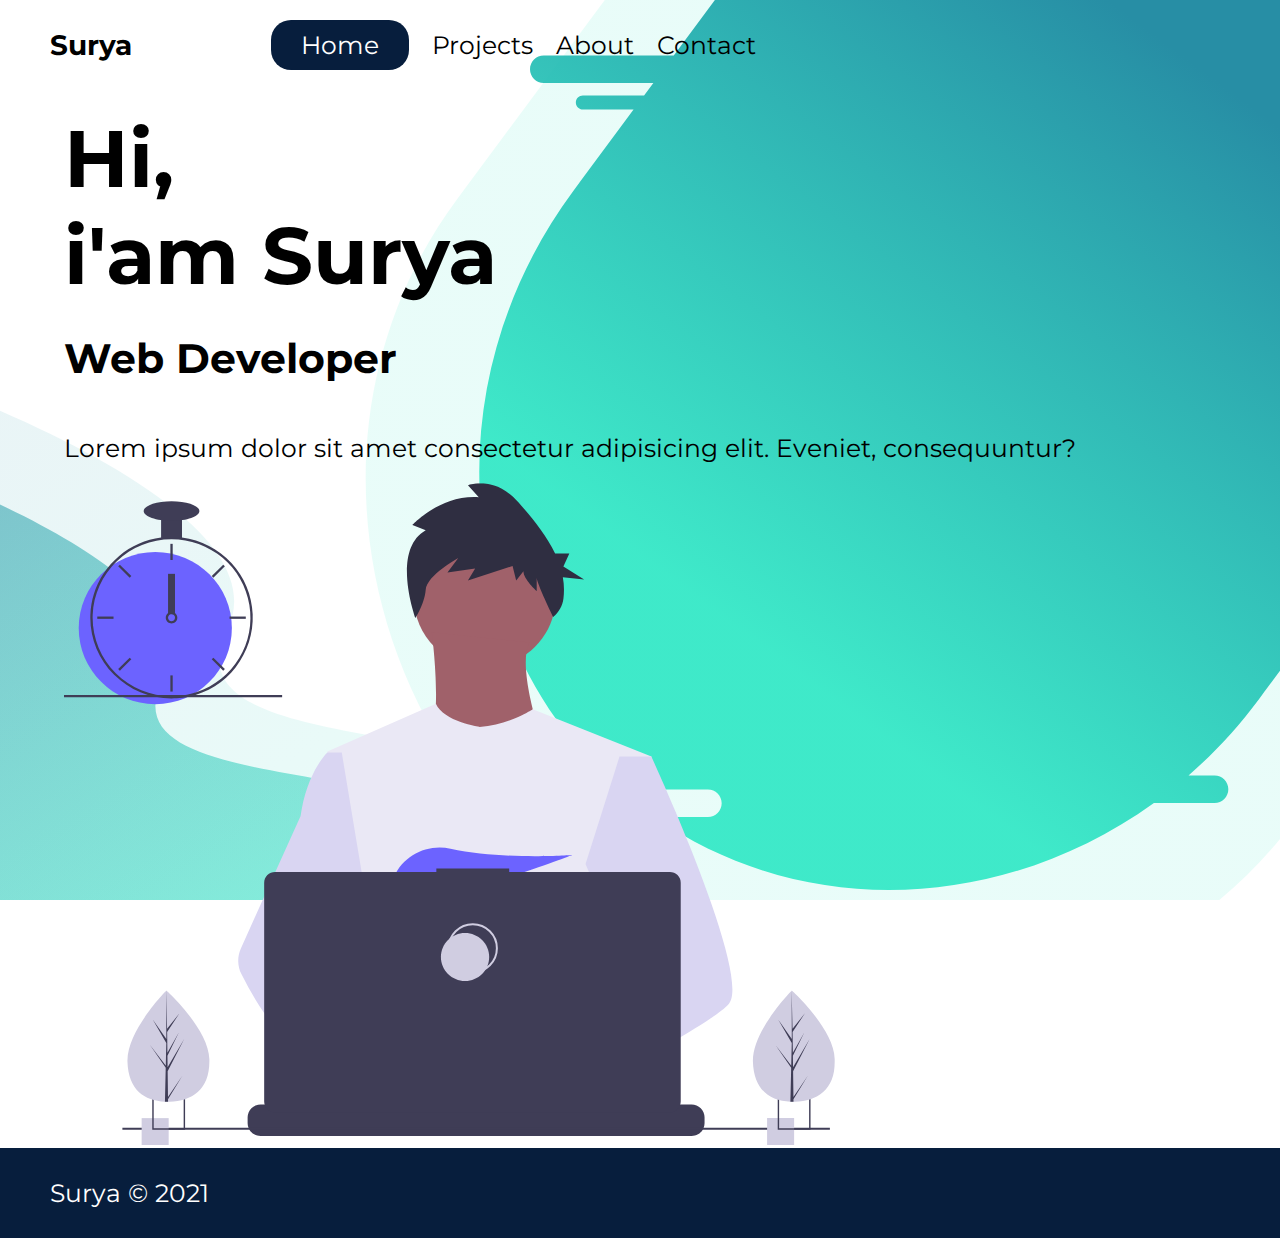
<file: Portfolio/index.html>
<!DOCTYPE html>
<html lang="en">
  <head>
    <meta charset="UTF-8" />
    <meta name="viewport" content="width=device-width, initial-scale=1.0" />
    <meta name="robots" content="index,follow" />
    <link rel="preconnect" href="https://fonts.gstatic.com" />
    <link
      href="https://fonts.googleapis.com/css2?family=Montserrat:wght@500&display=swap"
      rel="stylesheet"
    />
    <link rel="stylesheet" href="./styles/style.css" />
    <title>Surya | Web Developer</title>
  </head>
  <body>
    <header class="head">
      <nav>
        <div class="logo">
          <h1>Surya</h1>
        </div>
        <ul>
          <li class="active"><a href="/">Home</a></li>
          <li><a href="./project/#project-django">Projects</a></li>
          <li><a href="./about/">About</a></li>
          <li><a href="./contact">Contact</a></li>
        </ul>
      </nav>
    </header>
    <section class="intro">
      <div class="intro-text">
        <h2>Hi,<br />i'am <span>Surya</span></h2>
        <h3>Web Developer</h3>
        <p>
          Lorem ipsum dolor sit amet consectetur adipisicing elit. Eveniet,
          consequuntur?
        </p>
      </div>
      <div class="intro-img">
        <svg
          width="771"
          height="662"
          viewBox="0 0 771 662"
          fill="none"
          xmlns="http://www.w3.org/2000/svg"
        >
          <g id="me-working" clip-path="url(#clip0)">
            <g id="me">
              <path
                id="Vector"
                d="M420.751 184.6C459.95 184.6 491.727 152.994 491.727 114.004C491.727 75.0154 459.95 43.4084 420.751 43.4084C381.551 43.4084 349.774 75.0154 349.774 114.004C349.774 152.994 381.551 184.6 420.751 184.6Z"
                fill="#A0616A"
              />
              <path
                id="Vector_2"
                d="M367.775 149.302C367.775 149.302 381.147 249.569 360.574 260.824C340.001 272.078 482.984 273.101 482.984 273.101C482.984 273.101 451.096 186.135 465.497 159.534L367.775 149.302Z"
                fill="#A0616A"
              />
              <path
                id="Vector_3"
                d="M587.391 273.608L575.499 327.466L550.356 441.41L549.603 447.65L540.926 519.892L535.154 567.883L531.284 600.12C507.752 612.149 490.697 620.454 490.697 620.454C490.697 620.454 489.23 613.138 486.865 603.778C470.351 608.703 439.793 616.873 413.896 618.505C423.326 628.959 427.66 638.78 421.782 646.029C404.042 667.879 330.802 622.105 305.186 605.036C304.59 609.123 304.364 613.254 304.51 617.382L284.907 602.386L286.847 567.883L290.119 509.504L294.231 436.293C292.935 433.158 291.848 429.942 290.978 426.664C284.975 405.429 277.688 363.025 272.099 327.466C267.601 298.847 264.223 274.665 263.509 269.519C263.412 268.847 263.364 268.501 263.364 268.501L371.881 220.807C379.593 238.597 415.605 243.944 415.605 243.944C445.439 241.899 468.826 226.251 468.826 226.251L587.391 273.608Z"
                fill="#EAE8F5"
              />
              <path
                id="Vector_4"
                d="M498.93 599.996C498.93 599.996 494.336 601.561 486.865 603.778C470.35 608.703 439.792 616.873 413.896 618.505C391.6 619.926 372.759 616.508 369.314 602.041C367.837 595.82 369.931 590.703 374.497 586.498C388.125 573.931 423.722 569.429 451.954 567.883C459.926 567.451 467.3 567.249 473.439 567.173C483.863 567.038 490.697 567.249 490.697 567.249L490.861 567.883L498.93 599.996Z"
                fill="#A0616A"
              />
              <path
                id="Vector_5"
                d="M361.704 47.2271L348.433 41.9427C348.433 41.9427 376.181 11.5573 414.788 14.1997L403.93 2.30962C403.93 2.30962 430.472 -8.25908 454.6 19.4839C467.285 34.0678 481.96 51.2105 491.109 70.5214H505.321L499.39 83.5122L520.15 96.503L498.841 94.1696C500.111 101.283 500.306 108.546 499.42 115.717C498.506 122.891 494.825 129.43 489.155 133.956V133.956C489.155 133.956 472.697 100.071 472.697 94.7866V107.998C472.697 107.998 459.426 96.1078 459.426 88.1812L452.187 97.4289L448.568 82.8967L403.93 97.4289L411.168 85.5391L383.42 89.5023L394.278 74.9701C394.278 74.9701 362.911 92.1445 361.704 106.677C360.498 121.209 351.316 134.979 351.316 134.979C351.316 134.979 326.717 67.0435 361.704 47.2271Z"
                fill="#2F2E41"
              />
              <path
                id="Vector_6"
                d="M664.539 521.207C657.309 529.002 639.395 540.743 617.678 553.454C609.6 558.177 601 563.045 592.226 567.883C571.291 579.432 549.371 590.875 531.284 600.12C507.752 612.149 490.697 620.454 490.697 620.454C490.697 620.454 489.23 613.138 486.865 603.778C483.699 591.25 478.931 575.054 473.961 567.883C473.787 567.633 473.613 567.403 473.439 567.173C471.992 565.281 470.534 564.177 469.096 564.177L540.926 519.892L571.967 500.749L549.603 447.65L521.554 381.044L538.484 327.466L555.5 273.608H587.391C587.391 273.608 597.95 296.534 611.453 328.502C613.47 333.283 615.555 338.266 617.678 343.411C645.457 410.613 680.088 504.455 664.539 521.207Z"
                fill="#D9D5F2"
              />
              <path
                id="Vector_7"
                d="M421.782 646.029C404.042 667.879 330.802 622.105 305.186 605.036C299.607 601.32 296.287 598.968 296.287 598.968L319.722 567.883L327.144 558.043C327.144 558.043 333.785 561.547 343.601 567.249C343.958 567.461 344.315 567.672 344.682 567.883C353.147 572.827 363.774 579.288 374.497 586.498C389.293 596.453 404.254 607.81 413.896 618.505C423.326 628.959 427.66 638.78 421.782 646.029Z"
                fill="#A0616A"
              />
              <path
                id="Vector_8"
                d="M343.601 567.249C340.982 567.239 338.366 567.451 335.783 567.883C313.593 571.675 307.049 591.653 305.186 605.036C304.59 609.123 304.364 613.255 304.511 617.382L284.907 602.386L277.765 596.924C260.575 590.962 245.257 580.373 231.976 567.883C220.454 556.856 210.119 544.665 201.138 531.508C192.192 518.54 184.217 504.935 177.278 490.803C175.342 486.86 174.301 482.541 174.229 478.153C174.158 473.765 175.057 469.415 176.863 465.411L201.138 411.602L236.618 332.957C236.879 331.085 237.165 329.254 237.477 327.466C244.514 287.337 263.364 269.519 263.364 269.519H277.765L287.397 327.466L299.366 399.457L290.978 426.664L271.597 489.498L290.119 509.504L343.601 567.249Z"
                fill="#D9D5F2"
              />
            </g>
            <path
              id="Vector_9"
              d="M359.9 399.515L372.211 413.801C376.785 412.933 381.561 411.914 386.48 410.769L382.945 399.515L391.59 409.547C443.708 396.798 508.309 372.009 508.309 372.009C508.309 372.009 438.566 377.096 386.493 365.78C363.453 360.774 339.747 372.134 330.293 393.623C324.797 406.113 325.66 416.935 345.151 416.935C351.737 416.823 358.304 416.209 364.795 415.097L359.9 399.515Z"
              fill="#6C63FF"
            />
            <g id="lap">
              <path
                id="Vector_10"
                d="M640.554 634.316V640.144C640.557 641.743 640.259 643.329 639.675 644.819C639.416 645.483 639.103 646.125 638.739 646.739C637.589 648.66 635.956 650.25 634.002 651.354C632.048 652.458 629.839 653.038 627.591 653.037H196.582C194.335 653.038 192.125 652.458 190.171 651.354C188.217 650.25 186.584 648.66 185.434 646.739C185.07 646.125 184.757 645.483 184.498 644.819C183.914 643.329 183.616 641.743 183.619 640.144V634.316C183.619 632.623 183.954 630.946 184.605 629.382C185.256 627.818 186.211 626.396 187.415 625.199C188.619 624.001 190.048 623.052 191.621 622.404C193.194 621.756 194.88 621.423 196.582 621.423H221.426V618.707C221.426 618.636 221.44 618.566 221.467 618.501C221.494 618.435 221.534 618.376 221.584 618.326C221.634 618.276 221.694 618.237 221.76 618.21C221.825 618.183 221.896 618.169 221.967 618.169H234.929C235 618.169 235.071 618.183 235.136 618.21C235.202 618.237 235.262 618.276 235.312 618.326C235.362 618.376 235.402 618.435 235.429 618.501C235.456 618.566 235.47 618.636 235.47 618.707V621.423H243.568V618.707C243.568 618.636 243.582 618.566 243.609 618.501C243.636 618.435 243.676 618.376 243.726 618.326C243.776 618.276 243.836 618.237 243.901 618.21C243.967 618.183 244.037 618.169 244.108 618.169H257.071C257.142 618.169 257.212 618.183 257.278 618.21C257.344 618.237 257.403 618.276 257.453 618.326C257.504 618.376 257.543 618.435 257.571 618.501C257.598 618.566 257.612 618.636 257.611 618.707V621.423H265.719V618.707C265.719 618.636 265.733 618.566 265.76 618.501C265.787 618.435 265.827 618.376 265.877 618.326C265.927 618.276 265.987 618.237 266.053 618.21C266.118 618.183 266.189 618.169 266.26 618.169H279.222C279.293 618.169 279.364 618.183 279.429 618.21C279.495 618.237 279.554 618.276 279.605 618.326C279.655 618.376 279.695 618.435 279.722 618.501C279.749 618.566 279.763 618.636 279.763 618.707V621.423H287.861V618.707C287.861 618.636 287.875 618.566 287.902 618.501C287.929 618.435 287.969 618.376 288.019 618.326C288.069 618.276 288.129 618.237 288.194 618.21C288.26 618.183 288.33 618.169 288.401 618.169H301.364C301.435 618.169 301.505 618.183 301.571 618.21C301.636 618.237 301.696 618.276 301.746 618.326C301.797 618.376 301.836 618.435 301.863 618.501C301.891 618.566 301.904 618.636 301.904 618.707V621.423H310.002V618.707C310.002 618.636 310.016 618.566 310.043 618.501C310.07 618.435 310.11 618.376 310.16 618.326C310.211 618.276 310.27 618.237 310.336 618.21C310.402 618.183 310.472 618.169 310.543 618.169H323.505C323.577 618.169 323.647 618.183 323.712 618.21C323.778 618.237 323.838 618.276 323.888 618.326C323.938 618.376 323.978 618.435 324.005 618.501C324.032 618.566 324.046 618.636 324.046 618.707V621.423H332.154V618.707C332.154 618.636 332.167 618.566 332.195 618.501C332.222 618.435 332.262 618.376 332.312 618.326C332.362 618.276 332.422 618.237 332.487 618.21C332.553 618.183 332.623 618.169 332.694 618.169H345.657C345.728 618.169 345.798 618.183 345.864 618.21C345.929 618.237 345.989 618.276 346.039 618.326C346.089 618.376 346.129 618.435 346.156 618.501C346.184 618.566 346.197 618.636 346.197 618.707V621.423H354.295V618.707C354.295 618.636 354.309 618.566 354.336 618.501C354.363 618.435 354.403 618.376 354.453 618.326C354.504 618.276 354.563 618.237 354.629 618.21C354.694 618.183 354.765 618.169 354.836 618.169H456.375C456.446 618.169 456.516 618.183 456.582 618.21C456.647 618.237 456.707 618.276 456.757 618.326C456.807 618.376 456.847 618.435 456.874 618.501C456.901 618.566 456.915 618.636 456.915 618.707V621.423H465.023V618.707C465.023 618.636 465.037 618.566 465.064 618.501C465.091 618.435 465.131 618.376 465.181 618.326C465.231 618.276 465.291 618.237 465.356 618.21C465.422 618.183 465.492 618.169 465.563 618.169H478.526C478.669 618.17 478.806 618.227 478.907 618.328C479.008 618.428 479.065 618.564 479.066 618.707V621.423H487.164V618.707C487.164 618.636 487.178 618.566 487.205 618.501C487.232 618.435 487.272 618.376 487.323 618.326C487.373 618.276 487.432 618.237 487.498 618.21C487.564 618.183 487.634 618.169 487.705 618.169H500.668C500.739 618.169 500.809 618.183 500.875 618.21C500.94 618.237 501 618.276 501.05 618.326C501.1 618.376 501.14 618.435 501.167 618.501C501.194 618.566 501.208 618.636 501.208 618.707V621.423H509.306V618.707C509.306 618.636 509.32 618.566 509.347 618.501C509.374 618.435 509.414 618.376 509.464 618.326C509.514 618.276 509.574 618.237 509.64 618.21C509.705 618.183 509.776 618.169 509.847 618.169H522.809C522.88 618.169 522.951 618.183 523.016 618.21C523.082 618.237 523.142 618.276 523.192 618.326C523.242 618.376 523.282 618.435 523.309 618.501C523.336 618.566 523.35 618.636 523.35 618.707V621.423H531.457V618.707C531.457 618.636 531.471 618.566 531.498 618.501C531.525 618.435 531.565 618.376 531.615 618.326C531.666 618.276 531.725 618.237 531.791 618.21C531.857 618.183 531.927 618.169 531.998 618.169H544.961C545.102 618.171 545.238 618.228 545.337 618.329C545.437 618.43 545.492 618.565 545.491 618.707V621.423H553.599V618.707C553.599 618.636 553.613 618.566 553.64 618.501C553.667 618.435 553.707 618.376 553.757 618.326C553.807 618.276 553.867 618.237 553.933 618.21C553.998 618.183 554.069 618.169 554.14 618.169H567.102C567.173 618.169 567.244 618.183 567.309 618.21C567.375 618.237 567.434 618.276 567.485 618.326C567.535 618.376 567.575 618.435 567.602 618.501C567.629 618.566 567.643 618.636 567.643 618.707V621.423H575.741V618.707C575.741 618.636 575.755 618.566 575.782 618.501C575.809 618.435 575.849 618.376 575.899 618.326C575.949 618.276 576.009 618.237 576.074 618.21C576.14 618.183 576.21 618.169 576.281 618.169H589.244C589.315 618.169 589.385 618.183 589.451 618.21C589.516 618.237 589.576 618.276 589.626 618.326C589.677 618.376 589.716 618.435 589.743 618.501C589.771 618.566 589.784 618.636 589.784 618.707V621.423H627.591C629.294 621.423 630.979 621.756 632.552 622.404C634.125 623.052 635.554 624.001 636.758 625.199C637.962 626.396 638.917 627.818 639.568 629.382C640.219 630.946 640.554 632.623 640.554 634.316V634.316Z"
                fill="#3F3D56"
              />
              <path
                id="Vector_11"
                d="M605.85 388.907H445.199V385.614H372.354V388.907H211.042C208.16 388.907 205.396 390.046 203.358 392.073C201.32 394.1 200.175 396.849 200.175 399.716V618.515C200.175 621.382 201.32 624.131 203.358 626.158C205.396 628.185 208.16 629.324 211.042 629.324H605.85C608.732 629.324 611.496 628.185 613.534 626.158C615.571 624.131 616.716 621.382 616.716 618.515V399.716C616.716 398.296 616.435 396.891 615.889 395.58C615.343 394.268 614.543 393.077 613.534 392.073C612.524 391.069 611.327 390.273 610.008 389.73C608.69 389.187 607.277 388.907 605.85 388.907V388.907Z"
                fill="#3F3D56"
              />
            </g>
            <path
              id="lap-circle-inner"
              d="M408.762 489.296C422.088 489.296 432.892 478.551 432.892 465.295C432.892 452.04 422.088 441.295 408.762 441.295C395.435 441.295 384.632 452.04 384.632 465.295C384.632 478.551 395.435 489.296 408.762 489.296Z"
              stroke="#D0CDE1"
              stroke-width="2"
              stroke-miterlimit="10"
            />
            <path
              id="lap-circle-outer"
              d="M401.04 497.936C414.366 497.936 425.17 487.191 425.17 473.936C425.17 460.68 414.366 449.935 401.04 449.935C387.713 449.935 376.91 460.68 376.91 473.936C376.91 487.191 387.713 497.936 401.04 497.936Z"
              fill="#D0CDE1"
            />
            <g id="tabel">
              <path
                id="Vector_12"
                d="M765.884 644.819H58.3948V646.739H765.884V644.819Z"
                fill="#3F3D56"
              />
              <path
                id="Vector_13"
                d="M104.672 635.12H77.6464V662H104.672V635.12Z"
                fill="#D0CDE1"
              />
              <path
                id="Vector_14"
                d="M88.2673 613.999V646.64H121.084V613.999H88.2673ZM119.656 645.219H89.6862V615.42H119.656V645.219Z"
                fill="#3F3D56"
              />
              <path
                id="Vector_15"
                d="M730.12 635.12H703.094V662H730.12V635.12Z"
                fill="#D0CDE1"
              />
              <path
                id="Vector_16"
                d="M713.716 613.999V646.64H746.532V613.999H713.716ZM745.104 645.219H715.134V615.42H745.104V645.219Z"
                fill="#3F3D56"
              />
            </g>
            <path
              id="Vector_17"
              d="M91.2884 221.246C133.582 221.246 167.868 187.145 167.868 145.078C167.868 103.012 133.582 68.9098 91.2884 68.9098C48.9949 68.9098 14.7092 103.012 14.7092 145.078C14.7092 187.145 48.9949 221.246 91.2884 221.246Z"
              fill="#6C63FF"
            />
            <path
              id="Vector_18"
              d="M111.013 130.075C110.009 129.326 108.788 128.921 107.533 128.921C106.277 128.921 105.056 129.326 104.052 130.075C103.364 130.595 102.798 131.256 102.392 132.014C101.878 132.99 101.656 134.092 101.752 135.19C101.847 136.288 102.257 137.335 102.932 138.209C103.607 139.082 104.52 139.745 105.561 140.12C106.603 140.494 107.731 140.564 108.812 140.321C109.892 140.078 110.88 139.532 111.659 138.748C112.437 137.965 112.974 136.976 113.206 135.898C113.437 134.821 113.354 133.7 112.966 132.668C112.577 131.636 111.9 130.736 111.013 130.075H111.013ZM107.533 138.154C106.61 138.151 105.726 137.785 105.074 137.137C104.422 136.488 104.054 135.609 104.052 134.692C104.056 133.991 104.27 133.308 104.667 132.73C105.007 132.24 105.468 131.846 106.006 131.585C106.544 131.325 107.14 131.206 107.738 131.242C108.335 131.278 108.913 131.467 109.415 131.79C109.918 132.113 110.328 132.559 110.607 133.086C110.885 133.613 111.022 134.202 111.004 134.797C110.987 135.392 110.815 135.972 110.506 136.482C110.197 136.991 109.761 137.413 109.24 137.706C108.719 137.999 108.131 138.153 107.533 138.154V138.154Z"
              fill="#3F3D56"
            />
            <path
              id="clock-hand"
              d="M111.014 90.837H104.052V130.075H111.014V90.837Z"
              fill="#3F3D56"
            />
            <g id="outer-clock">
              <g id="outer-clock_2">
                <g id="outer-clock_3">
                  <path
                    id="Vector_19"
                    d="M117.975 54.5648C111.041 53.6877 104.024 53.6877 97.09 54.5648C81.6425 56.5822 67.1011 62.9648 55.1912 72.9555C43.2813 82.9461 34.5029 96.1253 29.8976 110.929C27.8031 117.676 26.617 124.669 26.3703 131.726C26.3355 132.707 26.3123 133.699 26.3123 134.692C26.3338 156.11 34.8978 176.646 50.1249 191.791C65.352 206.937 85.9983 215.455 107.533 215.476C109.261 215.476 110.99 215.418 112.696 215.315C116.7 215.065 120.679 214.517 124.601 213.676C143.327 209.67 160.028 199.212 171.754 184.147C183.48 169.082 189.476 150.38 188.683 131.344C187.891 112.308 180.36 94.1637 167.422 80.1147C154.484 66.0657 136.971 57.0163 117.975 54.5648H117.975ZM132.955 208.99H132.943C126.402 211.21 119.593 212.557 112.696 212.995C110.99 213.11 109.261 213.168 107.533 213.168C86.6149 213.143 66.5613 204.866 51.7702 190.155C36.9792 175.443 28.6584 155.497 28.6328 134.692C28.6328 133.699 28.656 132.707 28.6908 131.726C29.4884 111.45 38.1406 92.2664 52.8363 78.1917C67.5319 64.1171 87.1316 56.242 107.533 56.2151C126.225 56.2161 144.31 62.8177 158.565 74.8435C172.821 86.8694 182.321 103.538 185.373 121.881C188.426 140.224 184.832 159.048 175.232 175.001C165.632 190.954 150.65 202.999 132.954 208.99H132.955Z"
                    fill="#3F3D56"
                  />
                  <path
                    id="Vector_20"
                    d="M108.693 60.8314H106.372V76.9883H108.693V60.8314Z"
                    fill="#3F3D56"
                  />
                  <path
                    id="Vector_21"
                    d="M55.8443 81.6485L54.2034 83.2806L65.6897 94.7052L67.3306 93.0731L55.8443 81.6485Z"
                    fill="#3F3D56"
                  />
                  <path
                    id="Vector_22"
                    d="M33.2739 133.537V135.846H49.518V133.537H33.2739Z"
                    fill="#3F3D56"
                  />
                  <path
                    id="Vector_23"
                    d="M54.2035 186.103L55.8444 187.735L67.3306 176.31L65.6897 174.678L54.2035 186.103Z"
                    fill="#3F3D56"
                  />
                  <path
                    id="Vector_24"
                    d="M147.735 93.0731L149.375 94.7052L160.862 83.2805L159.221 81.6484L147.735 93.0731Z"
                    fill="#3F3D56"
                  />
                  <path
                    id="Vector_25"
                    d="M165.547 133.537V135.846H181.791V133.537H165.547Z"
                    fill="#3F3D56"
                  />
                  <path
                    id="Vector_26"
                    d="M149.376 174.678L147.735 176.31L159.221 187.735L160.862 186.103L149.376 174.678Z"
                    fill="#3F3D56"
                  />
                  <path
                    id="Vector_27"
                    d="M108.693 192.395H106.372V208.552H108.693V192.395Z"
                    fill="#3F3D56"
                  />
                </g>
                <path
                  id="Vector_28"
                  d="M117.975 34.2878H97.09V55.061H117.975V34.2878Z"
                  fill="#3F3D56"
                />
                <path
                  id="Vector_29"
                  d="M107.533 37.75C122.912 37.75 135.38 33.3582 135.38 27.9405C135.38 22.5228 122.912 18.1309 107.533 18.1309C92.1531 18.1309 79.6855 22.5228 79.6855 27.9405C79.6855 33.3582 92.1531 37.75 107.533 37.75Z"
                  fill="#3F3D56"
                />
              </g>
              <path
                id="Vector_30"
                d="M218.135 211.96H0V214.268H218.135V211.96Z"
                fill="#3F3D56"
              />
            </g>
            <g id="leaf-left">
              <path
                id="Vector_31"
                d="M145.353 576.109C146.253 606.781 128.235 618.022 105.622 618.679C105.097 618.694 104.574 618.703 104.053 618.707C103.005 618.715 101.966 618.697 100.938 618.655C80.487 617.81 64.2989 607.013 63.4613 578.487C62.5946 548.967 99.4332 510.611 102.197 507.774L102.202 507.771C102.307 507.663 102.361 507.609 102.361 507.609C102.361 507.609 144.452 545.438 145.353 576.109Z"
                fill="#D0CDE1"
              />
              <path
                id="Vector_32"
                d="M103.994 614.03L118.359 592.784L104.023 616.316L104.053 618.707C103.005 618.715 101.966 618.697 100.938 618.655L101.651 587.923L101.631 587.686L101.657 587.64L101.725 584.736L85.9948 562.019L101.707 582.562L101.763 583.176L102.301 559.957L88.7137 536.405L102.339 555.878L102.197 507.774L102.198 507.614L102.202 507.771L103.104 545.684L115.487 530.284L103.145 548.95L103.415 569.719L114.81 549.449L103.457 572.772L103.607 584.321L120.178 556.085L103.658 588.35L103.994 614.03Z"
                fill="#3F3D56"
              />
            </g>
            <g id="leaf-right">
              <path
                id="Vector_33"
                d="M770.801 576.109C771.701 606.781 753.683 618.022 731.07 618.679C730.545 618.694 730.022 618.703 729.501 618.707C728.453 618.715 727.414 618.697 726.386 618.655C705.935 617.81 689.747 607.013 688.909 578.487C688.043 548.967 724.881 510.611 727.645 507.774L727.65 507.771C727.755 507.663 727.809 507.609 727.809 507.609C727.809 507.609 769.9 545.438 770.801 576.109Z"
                fill="#D0CDE1"
              />
              <path
                id="Vector_34"
                d="M729.442 614.03L743.806 592.784L729.471 616.316L729.501 618.707C728.453 618.715 727.414 618.697 726.386 618.655L727.098 587.923L727.079 587.686L727.105 587.64L727.173 584.736L711.443 562.019L727.155 582.562L727.211 583.176L727.749 559.957L714.162 536.405L727.787 555.878L727.645 507.774L727.645 507.614L727.65 507.771L728.552 545.684L740.935 530.284L728.593 548.95L728.863 569.719L740.258 549.449L728.905 572.772L729.055 584.321L745.626 556.085L729.106 588.35L729.442 614.03Z"
                fill="#3F3D56"
              />
            </g>
          </g>
          <defs>
            <clipPath id="clip0">
              <rect
                width="770.833"
                height="661.667"
                fill="white"
                transform="translate(0 0.333313)"
              />
            </clipPath>
          </defs>
        </svg>

        <img
          class="splash-right"
          src="./img/background-splash-right.svg"
          alt=""
        />
        <img
          class="splash-left"
          src="./img/background-splash-left.svg"
          alt=""
        />
      </div>
    </section>
    <footer>
      <p>Surya &copy; 2021</p>
    </footer>
  </body>
</html>
</file>
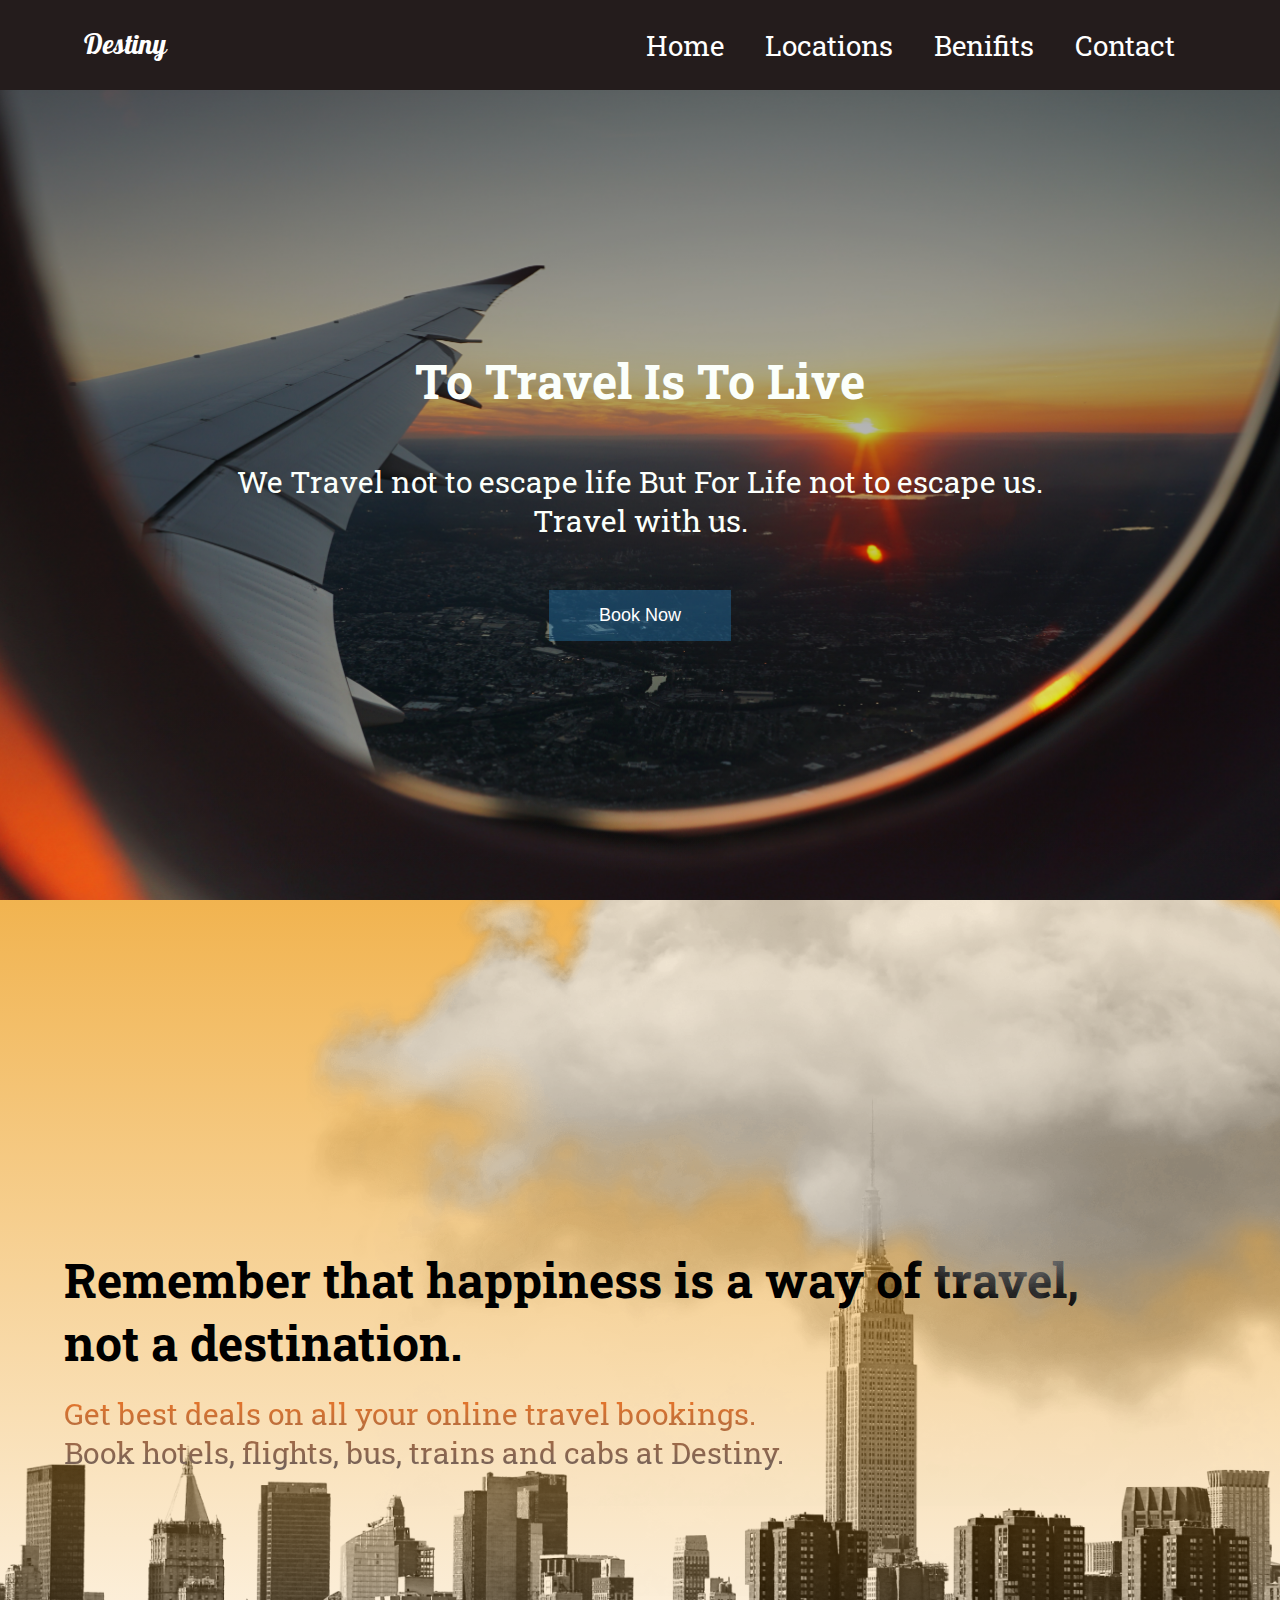
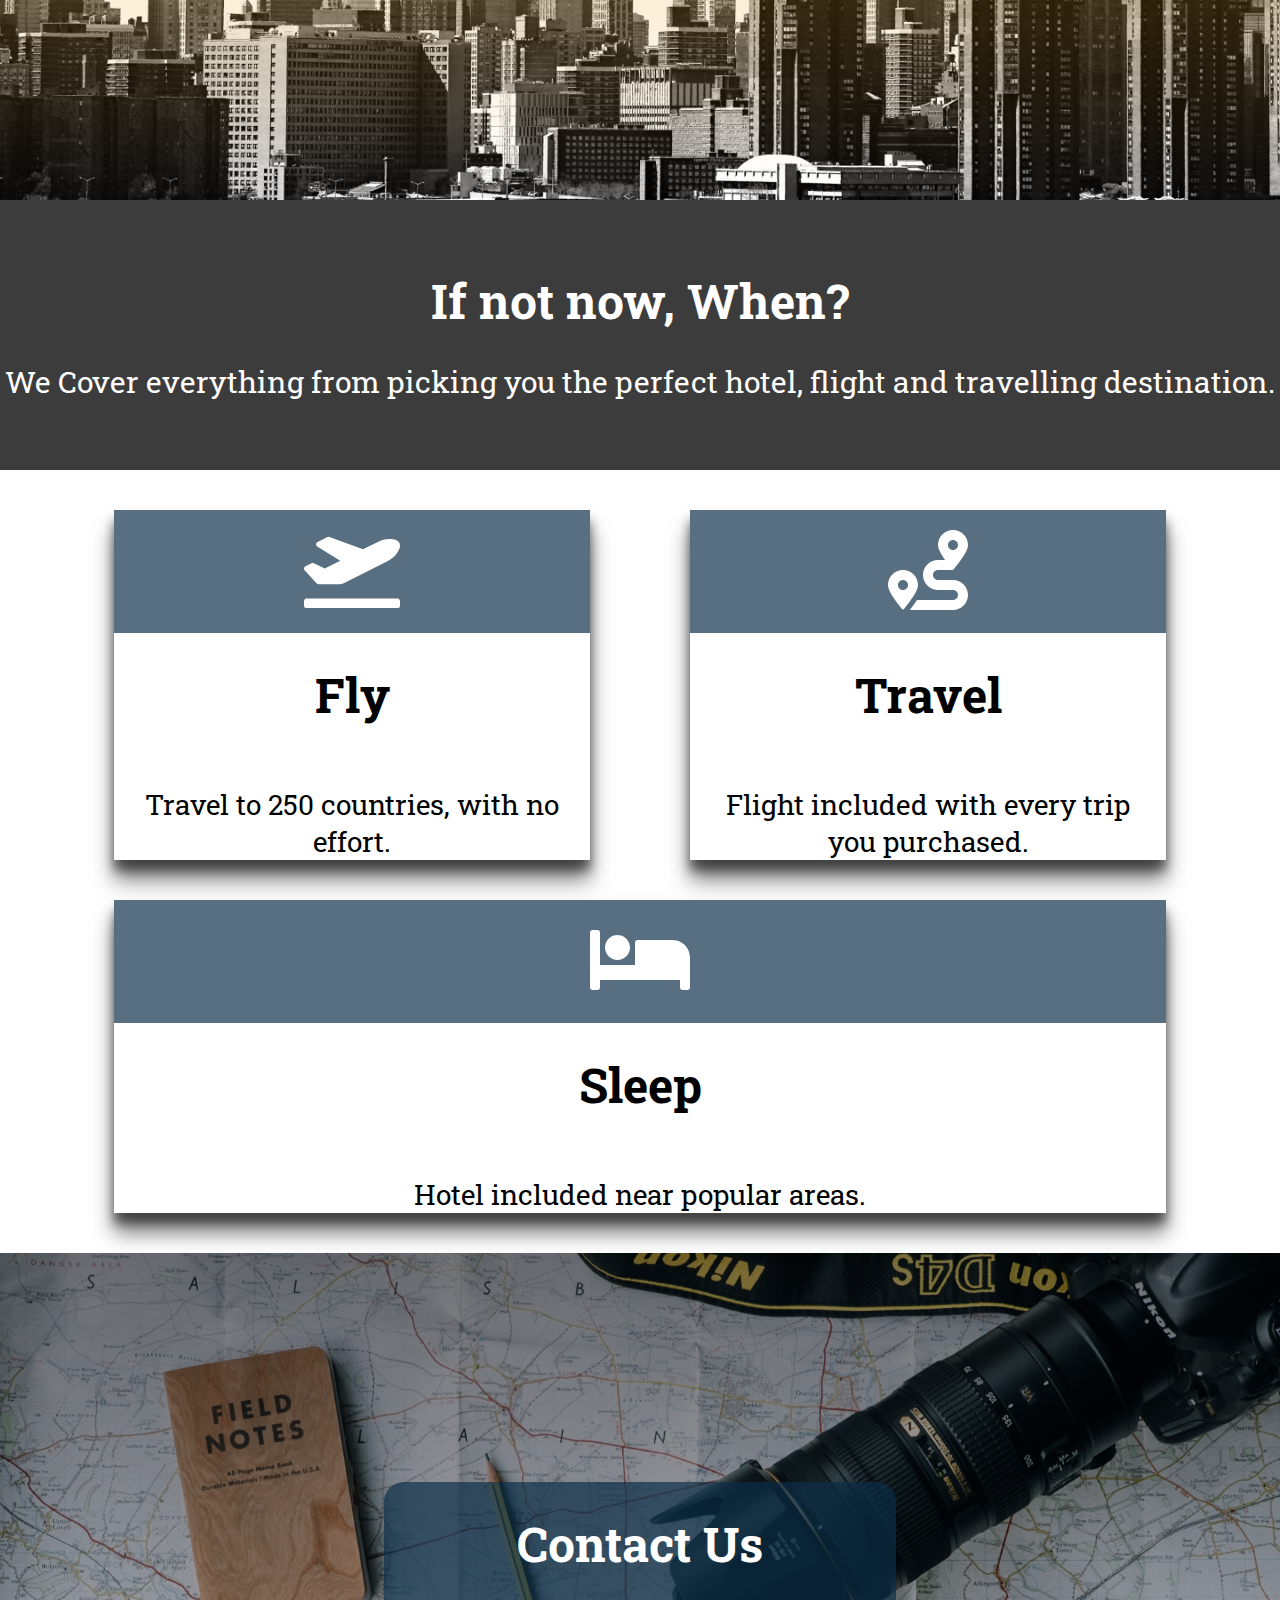
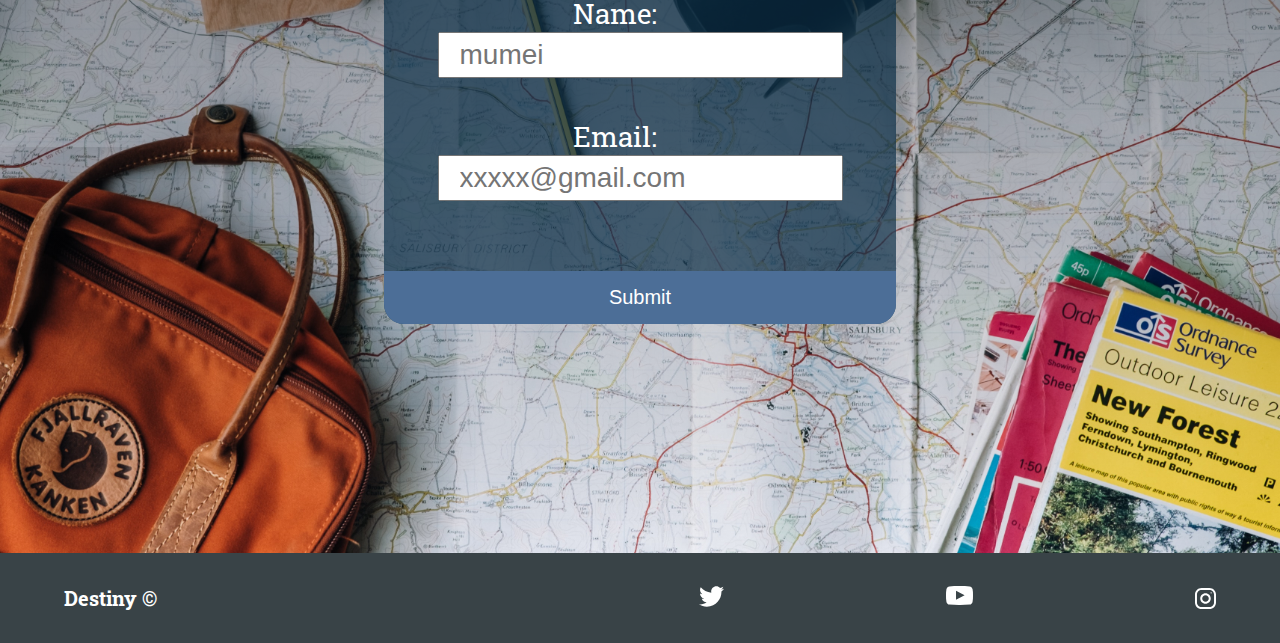
<file: Travel-Website/index.html>
<!DOCTYPE html>
<html lang="en">
  <head>
    <meta charset="UTF-8" />
    <meta name="viewport" content="width=device-width, initial-scale=1.0" />
    <meta name="robots" content="index,follow" />
    <link rel="icon" href="./icons/travel.svg" />
    <link rel="preconnect" href="https://fonts.gstatic.com">
    <link rel="preconnect" href="https://fonts.gstatic.com">
    <link href="https://fonts.googleapis.com/css2?family=Pattaya&family=Roboto+Slab:wght@400;500&display=swap" rel="stylesheet">
    <link rel="stylesheet" href="https://cdnjs.cloudflare.com/ajax/libs/font-awesome/5.15.1/css/all.min.css" integrity="sha512-+4zCK9k+qNFUR5X+cKL9EIR+ZOhtIloNl9GIKS57V1MyNsYpYcUrUeQc9vNfzsWfV28IaLL3i96P9sdNyeRssA==" crossorigin="anonymous" />
    <link rel="stylesheet" href="./style.css" />
    <title>Destiny | Travel Agency</title>
  </head>
  <body>
    <header class="head">
      <nav>
        <h1>Destiny</h1>
        <ul>
          <li><a href="#main">Home</a></li>
          <li><a href="#locations">Locations</a></li>
          <li><a href="#benifits">Benifits</a></li>
          <li><a href="#contact">Contact</a></li>
        </ul>
      </nav>
    </header>
    <main>
      <section id="main">
        <h2>To Travel Is To Live</h2>
        <h3>We Travel not to escape life But For Life not to escape us.</br>Travel with us.</h3>
        <button>Book Now</button>
      </section>
      <section id="locations">
          <header>
          <h2>Remember that happiness is a way of travel, </br> not a destination.</h2>
          <h3>Get best deals on all your online travel bookings. </br>Book hotels, flights, bus, trains and cabs at Destiny.</h3>
          </header>
          <img src="./img/cloud.png" class="cloud-1 cloud">
          <img src="./img/cloud.png" class="cloud-2 cloud">
      </section>
      <section id="benifits">
          <header>
              <h2>If not now, When?</h2>
              <h3>We Cover everything from picking you the perfect hotel, flight and travelling destination.</h3>
          </header>
          <div class="cards">
          <div class="card">
              <div class="card-icon">
              <img src="./icons/plane-departure-solid.svg">
          </div>
              <h2>Fly</h2>
              <p>Travel to 250 countries, with no effort.</p>
          </div>
          <div class="card">
              <div class="card-icon">
              <img src="./icons/route-solid.svg">
          </div>
              <h2>Travel</h2>
              <p>Flight included with every trip you purchased.</p>
          </div>
          <div class="card">
              <div class="card-icon">
              <img src="./icons/bed-solid.svg">
          </div>
              <h2>Sleep</h2>
              <p> Hotel included near popular areas.</p>
          </div>
          </div>
      </section>
      <section id="contact">
        <form action="https://formspree.io/f/xdopplkv" method="POST">
          <header>
            <h2>Contact Us</h2>
          </header>
          <div class="form-name">
            <label for="name">Name:</label>
            <input type="text" id="name" name="name" autocomplete="off" placeholder="mumei" required>
          </div>
          <div class="form-email">
            <label for="email">Email:</label>
            <input type="email" id="email"  name="_replyto" autocomplete="off" placeholder="xxxxx@gmail.com" required>
          </div>
          <button type="submit" value="Send">Submit</button>
        </form>
      </section>
    </main>
    <footer>
      <div class="footer-wrapper">
        <h5>Destiny &copy;</h5>
        <ul>
          <li>
            <a href="#" title="twitter-social-media"
              ><img src="./icons/twitter.svg" alt="twitter-social-media"
            /></a>
          </li>
          <li>
            <a href="#" title="youtube-social-media"
              ><img src="./icons/youtube.svg" alt="youtube-social-media"
            /></a>
          </li>
          <li>
            <a href="#" title="instagram-social-media"
              ><img src="./icons/instagram.svg" alt="instagram-social-media"
            /></a>
          </li>
        </ul>
      </div>
    </footer>
  </body>
</html>
</file>
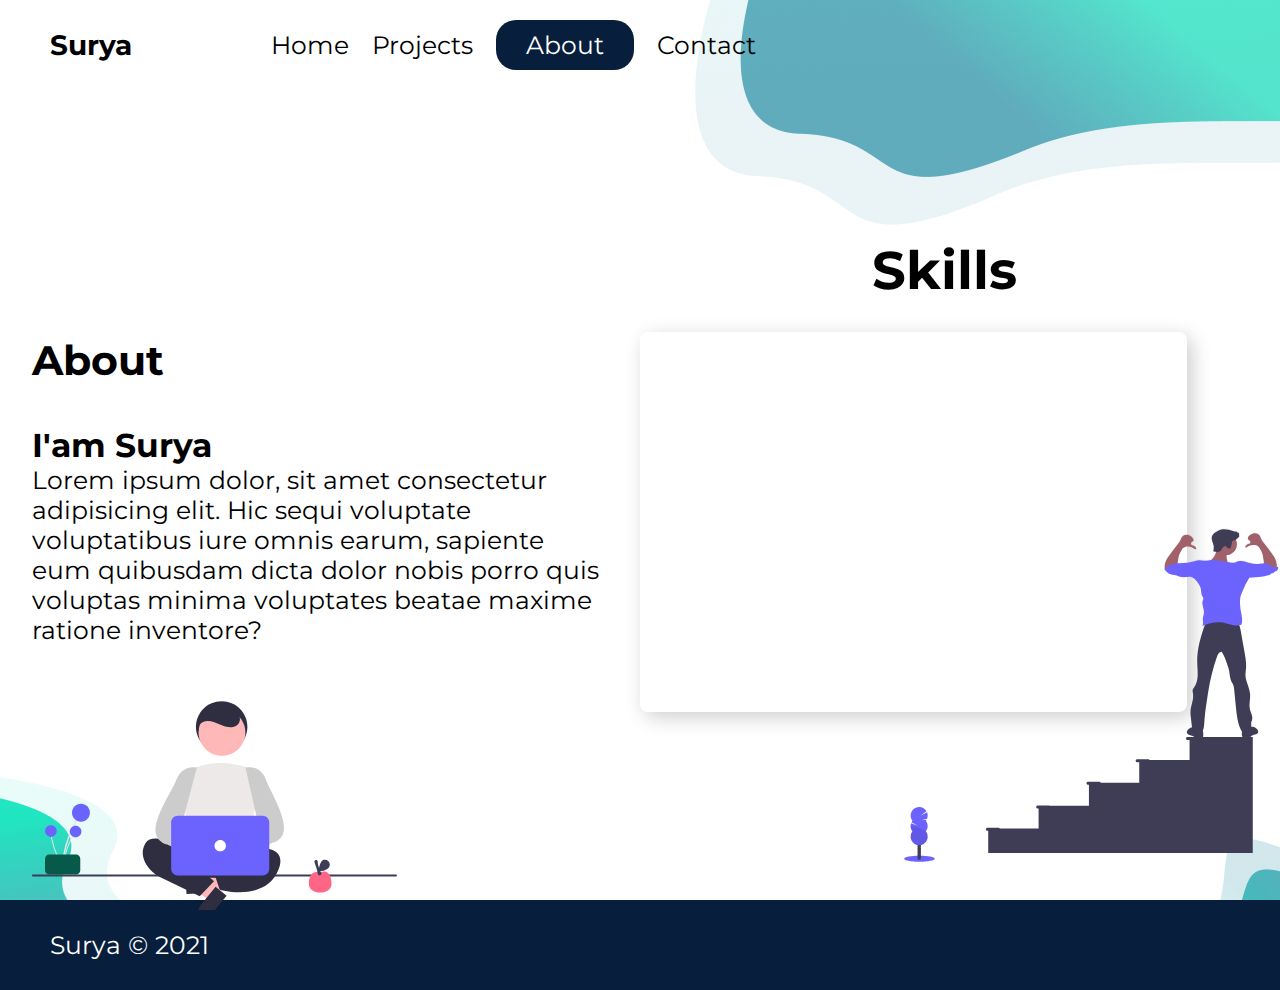
<file: Portfolio/about/index.html>
<!DOCTYPE html>
<html lang="en">
  <head>
    <meta charset="UTF-8" />
    <meta name="viewport" content="width=device-width, initial-scale=1.0" />
    <meta name="robots" content="index,follow" />
    <link rel="preconnect" href="https://fonts.gstatic.com" />
    <link
      rel="stylesheet"
      href="https://cdnjs.cloudflare.com/ajax/libs/font-awesome/5.15.1/css/all.min.css"
      integrity="sha512-+4zCK9k+qNFUR5X+cKL9EIR+ZOhtIloNl9GIKS57V1MyNsYpYcUrUeQc9vNfzsWfV28IaLL3i96P9sdNyeRssA=="
      crossorigin="anonymous"
    />
    <link
      href="https://fonts.googleapis.com/css2?family=Montserrat:wght@500&display=swap"
      rel="stylesheet"
    />
    <link rel="stylesheet" href="../styles/style.css" />
    <title>Surya | Web Developer</title>
  </head>
  <body class="about-me">
    <header class="head">
      <nav>
        <div class="logo">
          <h1>Surya</h1>
        </div>
        <ul>
          <li><a href="../index.html">Home</a></li>
          <li><a href="../project/#project-django">Projects</a></li>
          <li class="active"><a href="./index.html">About</a></li>
          <li><a href="../contact/">Contact</a></li>
        </ul>
      </nav>
    </header>
    <section class="about">
      <img class="about-splash-right2" src="../img/about-splash-right2.png" alt="">
      <img class="about-splash-right1" src="../img/about-splash-right1.png" alt="">
      <img class="about-splash-left" src="../img/about-splash-left.png" alt="">
      <svg class="right-me" width="639" height="756" viewBox="0 0 639 756" fill="none" xmlns="http://www.w3.org/2000/svg">
        <g id="about_me-right">
        <path id="me" d="M628.96 449.1C628.54 449.1 628.12 449.16 627.69 449.17C627.832 448.588 627.879 447.987 627.83 447.39C627.707 444.868 627.024 442.405 625.83 440.18C625.095 438.869 624.266 437.612 623.35 436.42C620.63 432.66 618.11 428.82 615.12 425.27C613.824 423.891 612.754 422.314 611.95 420.6C611.648 419.675 611.288 418.769 610.87 417.89C610.292 416.991 609.478 416.269 608.517 415.801C607.555 415.334 606.484 415.14 605.42 415.24C603.281 415.492 601.312 416.533 599.9 418.16C599.06 419.06 598.37 420.45 599.07 421.47C599.77 422.49 601.29 422.62 601.38 423.74C601.38 424.34 601.38 425.32 600.77 425.51C599.687 425.796 598.655 426.248 597.71 426.85C597.243 427.16 596.854 427.574 596.575 428.06C596.295 428.546 596.133 429.09 596.1 429.65C597.83 429.91 599.28 428.46 600.85 427.65C602.843 426.8 605.08 426.718 607.13 427.42C607.918 427.63 608.654 428.001 609.29 428.51C609.851 429.061 610.323 429.695 610.69 430.39C612.616 433.175 613.807 436.402 614.15 439.77L615.03 445.39C613.729 445.494 612.433 445.667 611.15 445.91C607.697 446.419 604.174 446.181 600.82 445.21C597.32 444.21 593.82 442.39 590.21 443.21C588.52 443.58 586.98 444.52 585.27 444.79C583.934 444.919 582.586 444.848 581.27 444.58L578.52 444.14C578.43 443.91 578.36 443.67 578.29 443.43C577.722 441.424 577.459 439.344 577.51 437.26C579.303 437.164 581.046 436.63 582.585 435.706C584.124 434.781 585.414 433.494 586.341 431.956C587.268 430.418 587.805 428.677 587.904 426.884C588.003 425.091 587.662 423.301 586.91 421.67C588.393 420.839 589.621 419.618 590.46 418.14L589.76 418.01L590.42 417.01C590.265 416.915 590.134 416.786 590.037 416.632C589.94 416.478 589.88 416.303 589.861 416.122C589.843 415.941 589.867 415.758 589.931 415.588C589.995 415.417 590.097 415.264 590.23 415.14C589.648 414.838 588.996 414.693 588.34 414.72C588.55 414.33 588.21 413.85 587.8 413.72C587.373 413.633 586.935 413.606 586.5 413.64C585.862 413.591 585.235 413.446 584.64 413.21C580.37 411.74 575.74 410.45 571.39 411.68C569.473 412.279 567.681 413.22 566.1 414.46C564.56 415.325 563.409 416.747 562.885 418.434C562.36 420.121 562.502 421.944 563.28 423.53C563.94 425.168 564.413 426.876 564.69 428.62C564.752 430.249 564.566 431.877 564.14 433.45C565.092 433.74 566.065 433.957 567.05 434.1C566.495 436.248 565.512 438.261 564.16 440.02C563.541 440.798 562.873 441.536 562.16 442.23H562.04C560.058 442.601 558.054 442.848 556.04 442.97C553.92 442.97 551.84 442.17 549.73 442.32C548.48 442.461 547.249 442.739 546.06 443.15C540.571 444.759 534.869 445.521 529.15 445.41L528.46 445.48L529.1 441.4C529.444 438.032 530.634 434.805 532.56 432.02C532.927 431.325 533.399 430.691 533.96 430.14C534.601 429.631 535.339 429.26 536.13 429.05C538.177 428.348 540.411 428.43 542.4 429.28C543.97 430.05 545.4 431.5 547.16 431.28C547.124 430.72 546.959 430.176 546.678 429.69C546.397 429.205 546.008 428.79 545.54 428.48C544.595 427.878 543.563 427.426 542.48 427.14C541.9 426.95 541.82 425.97 541.87 425.37C541.96 424.25 543.55 424.01 544.18 423.09C544.81 422.17 544.18 420.69 543.35 419.78C541.936 418.158 539.968 417.12 537.83 416.87C536.768 416.769 535.698 416.964 534.738 417.431C533.778 417.898 532.966 418.621 532.39 419.52C531.965 420.397 531.601 421.303 531.3 422.23C530.497 423.944 529.427 425.521 528.13 426.9C525.13 430.45 522.62 434.29 519.9 438.05C518.99 439.243 518.161 440.496 517.42 441.8C516.232 444.031 515.55 446.496 515.42 449.02C515.371 449.62 515.418 450.225 515.56 450.81C515.493 450.951 515.456 451.104 515.45 451.26C515.481 451.533 515.566 451.798 515.7 452.038C515.834 452.279 516.014 452.49 516.23 452.66C517.76 454.2 519.37 455.79 521.43 456.45C522.712 456.753 524.011 456.977 525.32 457.12C528.48 457.69 531.39 459.52 534.6 459.51C536.81 459.51 538.99 458.63 541.17 458.94C544.17 459.35 546.33 461.79 548.17 464.16C549.733 466.01 550.906 468.156 551.62 470.47C552.33 473.26 551.89 476.4 553.38 478.86C553.756 479.362 554.047 479.923 554.24 480.52C554.271 481.464 554.061 482.4 553.63 483.24C552.37 487.11 555.13 491.24 554.84 495.24C554.7 497.19 553.84 499.03 553.75 500.98C553.6 503.49 554.62 506.3 553.22 508.39C554.07 507.95 554.93 507.56 555.81 507.21C551.61 519.52 547.81 532.21 548.1 545.15C548.32 553.54 550.1 562.78 545.28 569.67C544.595 570.491 544.051 571.421 543.67 572.42C543.29 573.77 543.67 575.2 543.92 576.58C544.81 582.58 541.57 588.49 541.35 594.58C541.325 596.457 541.445 598.332 541.71 600.19L542.89 610.33C541.701 610.589 540.595 611.139 539.67 611.93C538.43 612.93 537.34 614.57 537.92 616.07C538.39 617.28 539.77 617.86 541.04 618.16C542.343 618.306 543.587 618.777 544.66 619.53C545.003 619.91 545.367 620.27 545.75 620.61C546.49 621.011 547.336 621.168 548.17 621.06C549.7 621 551.17 620.87 552.73 620.66C553.054 620.647 553.368 620.546 553.64 620.37C553.823 620.168 553.962 619.931 554.05 619.673C554.138 619.415 554.172 619.142 554.15 618.87C554.262 617.348 554.199 615.818 553.96 614.31C553.9 614.02 553.82 613.74 553.74 613.45C554.265 612.165 554.638 610.822 554.85 609.45C555.16 607.45 555.21 605.36 555.34 603.31C555.64 598.09 556.34 592.91 557.14 587.73L558.14 581.07C558.45 578.88 558.77 576.69 559.14 574.5C560.994 562.638 563.878 550.961 567.76 539.6C568.61 537.17 570.06 534.32 572.63 534.25L574.16 537.25C576.16 541.01 577.38 545.18 578.9 549.13C580.9 554.32 580.22 560.38 582.9 565.26C583.34 566.07 583.9 566.84 584.23 567.69C584.704 568.998 584.981 570.37 585.05 571.76L586.82 589.76C587.62 597.85 588.48 606.16 592.11 613.43C592.338 613.899 592.606 614.347 592.91 614.77C592.799 615.98 592.782 617.197 592.86 618.41C592.804 618.625 592.799 618.849 592.845 619.066C592.891 619.283 592.986 619.486 593.124 619.659C593.261 619.833 593.438 619.972 593.638 620.066C593.839 620.16 594.059 620.206 594.28 620.2C595.79 620.4 597.28 620.53 598.83 620.59C599.664 620.698 600.511 620.541 601.25 620.14C601.641 619.806 602.009 619.445 602.35 619.06C603.419 618.307 604.661 617.836 605.96 617.69C607.23 617.4 608.61 616.82 609.08 615.6C609.67 614.1 608.57 612.47 607.33 611.46C606.325 610.582 605.09 610.009 603.77 609.81C603.227 609.841 602.682 609.798 602.15 609.68C602.274 609.021 602.314 608.349 602.27 607.68C602.142 606.894 602.109 606.095 602.17 605.3C602.374 604.498 602.649 603.715 602.99 602.96C604.14 599.42 601.69 595.82 600.83 592.2C599.68 587.38 601.39 582.33 601.08 577.38C600.6 569.61 595.18 562.32 596.62 554.67C597.77 548.55 596.79 542.26 595.7 536.13L591.7 513.32C591.419 511.469 590.932 509.654 590.25 507.91C590.993 507.782 591.722 507.587 592.43 507.33C593.43 504.89 593.26 502.2 592.96 499.58C592.66 496.96 591.96 494.4 591.61 491.8C591.307 489.709 591.133 487.602 591.09 485.49C590.981 483.407 591.129 481.318 591.53 479.27C591.99 477.473 592.616 475.722 593.4 474.04C595.335 469.185 597.677 464.501 600.4 460.04C604.51 459.72 608.49 459.37 612.59 459.04C613.573 458.995 614.55 458.865 615.51 458.65C616.734 458.228 617.979 457.871 619.24 457.58C619.711 457.556 620.175 457.465 620.62 457.31C621.52 456.9 622.07 455.75 623.06 455.71C623.432 455.76 623.809 455.76 624.18 455.71C624.62 455.57 624.84 455.09 625.18 454.71C625.8 454.02 626.81 453.88 627.62 453.43C628.315 452.979 628.829 452.299 629.074 451.508C629.319 450.717 629.279 449.865 628.96 449.1V449.1Z" fill="url(#paint0_linear)"/>
        <path id="hand-right" d="M615.28 447.77L614.16 440.67C613.979 439.241 613.681 437.83 613.27 436.45C612.599 434.658 611.741 432.942 610.71 431.33C610.343 430.638 609.87 430.007 609.31 429.46C608.673 428.951 607.937 428.58 607.15 428.37C605.105 427.671 602.874 427.756 600.89 428.61C599.32 429.37 597.89 430.81 596.14 430.56C596.172 430.001 596.336 429.457 596.618 428.972C596.899 428.488 597.29 428.076 597.76 427.77C598.684 427.17 599.696 426.718 600.76 426.43C601.33 426.25 601.42 425.27 601.37 424.67C601.28 423.56 599.69 423.32 599.06 422.41C598.43 421.5 599.06 420.02 599.88 419.11C601.292 417.494 603.257 416.463 605.39 416.22C606.451 416.114 607.521 416.303 608.481 416.768C609.441 417.232 610.254 417.952 610.83 418.85C611.255 419.724 611.619 420.626 611.92 421.55C612.723 423.256 613.789 424.825 615.08 426.2C618.08 429.73 620.59 433.55 623.3 437.29C624.206 438.482 625.035 439.731 625.78 441.03C626.972 443.245 627.655 445.698 627.78 448.21C627.869 448.982 627.755 449.765 627.45 450.48C627.14 451.001 626.701 451.432 626.175 451.734C625.65 452.035 625.055 452.196 624.45 452.2C623.22 452.169 622.006 451.926 620.86 451.48L616.5 450.01C615.969 449.893 615.483 449.625 615.1 449.24C614.941 449.017 614.872 448.742 614.905 448.47C614.939 448.198 615.072 447.949 615.28 447.77V447.77Z" fill="#A1616A"/>
        <path id="hand-left" d="M528.131 449.34L529.24 442.24C529.43 440.812 529.731 439.401 530.141 438.02C530.807 436.226 531.666 434.51 532.701 432.9C533.058 432.208 533.528 431.579 534.091 431.04C534.724 430.525 535.46 430.153 536.251 429.95C538.297 429.248 540.531 429.33 542.521 430.18C544.091 430.94 545.521 432.38 547.271 432.13C547.236 431.571 547.072 431.028 546.791 430.543C546.509 430.059 546.119 429.647 545.651 429.34C544.726 428.741 543.714 428.289 542.651 428C542.081 427.82 541.991 426.84 542.041 426.24C542.131 425.13 543.711 424.89 544.351 423.98C544.991 423.07 544.351 421.59 543.521 420.69C542.111 419.069 540.145 418.034 538.011 417.79C536.95 417.685 535.88 417.875 534.92 418.339C533.96 418.803 533.147 419.523 532.571 420.42C532.149 421.294 531.788 422.196 531.49 423.12C530.684 424.824 529.618 426.393 528.331 427.77C525.331 431.3 522.821 435.12 520.101 438.86C519.196 440.051 518.371 441.3 517.631 442.6C516.443 444.817 515.76 447.269 515.631 449.78C515.545 450.557 515.662 451.342 515.971 452.06C516.287 452.585 516.734 453.019 517.269 453.319C517.804 453.619 518.407 453.774 519.021 453.77C520.247 453.744 521.459 453.5 522.601 453.05L526.971 451.62C527.499 451.505 527.982 451.237 528.36 450.85C528.525 450.618 528.593 450.33 528.55 450.049C528.507 449.767 528.357 449.513 528.131 449.34Z" fill="#A1616A"/>
        <g id="Group 2">
        <path id="Vector" d="M576.94 438.16C583.016 438.16 587.94 433.235 587.94 427.16C587.94 421.085 583.016 416.16 576.94 416.16C570.865 416.16 565.94 421.085 565.94 427.16C565.94 433.235 570.865 438.16 576.94 438.16Z" fill="#A1616A"/>
        <path id="Vector_2" d="M564.24 440.85C563.116 442.232 561.86 443.502 560.49 444.64C566.953 448.493 574.634 449.757 581.99 448.18C581.72 447.43 580.74 447.32 580.05 446.94C579.154 446.304 578.544 445.342 578.35 444.26C577.609 441.624 577.391 438.869 577.71 436.15C577.845 435.49 577.845 434.81 577.71 434.15C577.326 433.16 576.589 432.348 575.64 431.87C574.082 430.899 572.401 430.142 570.64 429.62C568.82 429.08 567.78 428.83 567.71 430.95C567.636 434.535 566.421 438.003 564.24 440.85V440.85Z" fill="#A1616A"/>
        <path id="Vector_3" d="M607.33 611.42C608.57 612.42 609.66 614.05 609.08 615.54C608.6 616.75 607.23 617.32 605.96 617.62C604.662 617.767 603.422 618.234 602.35 618.98C602.01 619.348 601.646 619.692 601.26 620.01C600.522 620.415 599.674 620.573 598.84 620.46C597.32 620.4 595.84 620.27 594.29 620.07C593.966 620.056 593.652 619.956 593.38 619.78C593.196 619.581 593.057 619.345 592.971 619.088C592.885 618.831 592.854 618.559 592.88 618.29C592.759 616.775 592.819 615.251 593.06 613.75C593.312 612.243 594.087 610.872 595.25 609.88C596.41 608.98 599.93 606.31 601.25 608.02C601.6 608.48 601.46 609.11 601.95 609.49C602.44 609.87 603.21 609.66 603.77 609.73C605.094 609.941 606.329 610.527 607.33 611.42Z" fill="#3F3D56"/>
        <path id="Vector_4" d="M539.76 611.94C538.52 612.94 537.43 614.57 538.01 616.06C538.48 617.27 539.85 617.85 541.12 618.14C542.418 618.286 543.658 618.753 544.73 619.5C545.071 619.885 545.439 620.246 545.83 620.58C546.566 620.979 547.409 621.136 548.24 621.03C549.76 620.97 551.24 620.84 552.79 620.63C553.114 620.618 553.429 620.518 553.7 620.34C553.885 620.141 554.026 619.906 554.114 619.649C554.202 619.393 554.234 619.12 554.21 618.85C554.322 617.338 554.258 615.818 554.02 614.32C553.774 612.808 552.997 611.432 551.83 610.44C550.68 609.54 547.16 606.87 545.83 608.58C545.48 609.04 545.62 609.68 545.12 610.05C544.62 610.42 543.87 610.22 543.3 610.29C541.988 610.496 540.761 611.068 539.76 611.94Z" fill="#3F3D56"/>
        <path id="Vector_5" d="M556.76 505.24C552.25 518.24 547.87 531.69 548.21 545.48C548.43 553.83 550.21 563.03 545.4 569.88C544.714 570.697 544.17 571.623 543.79 572.62C543.41 573.96 543.79 575.38 544.03 576.76C544.93 582.76 541.7 588.62 541.47 594.68C541.445 596.547 541.565 598.412 541.83 600.26L543.08 610.94C543.5 614.6 548.22 616.1 551.86 616.61C553.572 614.568 554.646 612.068 554.95 609.42C555.26 607.42 555.31 605.35 555.43 603.32C555.74 598.12 556.49 592.96 557.23 587.81L558.23 581.18C558.55 579 558.86 576.82 559.23 574.64C561.098 562.868 563.985 551.282 567.86 540.01C568.71 537.58 570.16 534.75 572.72 534.68L574.25 537.62C576.25 541.35 577.46 545.51 578.98 549.44C580.98 554.61 580.29 560.63 582.98 565.5C583.42 566.3 583.98 567.07 584.3 567.91C584.769 569.196 585.045 570.544 585.12 571.91L586.89 589.79C587.69 597.84 588.54 606.11 592.17 613.34C592.529 614.204 593.104 614.962 593.84 615.54C595.32 616.54 597.39 616.03 598.84 614.99C599.987 614.146 600.904 613.029 601.508 611.74C602.113 610.451 602.385 609.031 602.3 607.61C602.182 606.826 602.148 606.031 602.2 605.24C602.412 604.443 602.686 603.664 603.02 602.91C604.18 599.39 601.73 595.81 600.86 592.21C599.71 587.41 601.42 582.39 601.12 577.46C600.64 569.72 595.23 562.46 596.66 554.85C597.81 548.76 596.83 542.5 595.75 536.4L591.7 513.7C591.06 510.12 590.1 506.08 586.91 504.33C585.082 503.511 583.076 503.167 581.08 503.33C572.81 503.33 564.91 504.48 556.76 505.24Z" fill="#3F3D56"/>
        <path id="Vector_6" d="M628.96 449.91C626.048 450.203 623.116 449.596 620.56 448.17C619.589 447.525 618.553 446.982 617.47 446.55C615.47 445.9 613.27 446.47 611.17 446.78C607.722 447.279 604.208 447.041 600.86 446.08C597.36 445.08 593.86 443.27 590.26 444.08C588.57 444.45 587.04 445.38 585.33 445.65C583.994 445.785 582.645 445.714 581.33 445.44L569.93 443.66C567.357 443.145 564.73 442.957 562.11 443.1C560.127 443.469 558.123 443.72 556.11 443.85C554 443.85 551.92 443.05 549.81 443.19C548.563 443.332 547.336 443.61 546.15 444.02C540.673 445.62 534.985 446.379 529.28 446.27C524.731 446.568 520.347 448.088 516.59 450.67C516.331 450.813 516.106 451.012 515.934 451.253C515.761 451.493 515.643 451.769 515.59 452.06C515.623 452.331 515.71 452.593 515.846 452.83C515.981 453.067 516.163 453.274 516.38 453.44C517.9 454.98 519.51 456.56 521.57 457.22C522.848 457.521 524.144 457.741 525.45 457.88C528.6 458.46 531.51 460.27 534.71 460.27C536.92 460.27 539.09 459.39 541.27 459.7C544.27 460.11 546.42 462.53 548.27 464.89C549.825 466.734 550.998 468.868 551.72 471.17C552.42 473.95 551.98 477.07 553.47 479.52C553.844 480.02 554.134 480.577 554.33 481.17C554.362 482.111 554.152 483.044 553.72 483.88C552.46 487.73 555.22 491.8 554.93 495.88C554.79 497.81 553.93 499.65 553.84 501.58C553.7 504.09 554.71 506.88 553.31 508.96C558.712 506.238 564.715 504.928 570.76 505.15C571.765 505.174 572.767 505.268 573.76 505.43C575.688 505.823 577.586 506.351 579.44 507.01C583.62 508.34 588.22 509.29 592.34 507.77C593.34 505.34 593.17 502.66 592.86 500.06C592.55 497.46 591.91 494.9 591.52 492.31C591.217 490.23 591.043 488.132 591 486.03C590.891 483.957 591.039 481.877 591.44 479.84C591.898 478.052 592.524 476.311 593.31 474.64C595.239 469.782 597.581 465.099 600.31 460.64C604.41 460.31 608.38 459.96 612.48 459.64C613.458 459.586 614.431 459.456 615.39 459.25C616.611 458.833 617.852 458.479 619.11 458.19C619.581 458.164 620.046 458.069 620.49 457.91C621.39 457.5 621.95 456.36 622.93 456.33C623.302 456.375 623.678 456.375 624.05 456.33C624.49 456.2 624.7 455.71 625.05 455.33C625.67 454.64 626.68 454.5 627.49 454.06C628.17 453.639 628.687 452.998 628.954 452.243C629.221 451.489 629.223 450.666 628.96 449.91V449.91Z" fill="#6C63FF"/>
        <path id="Vector_7" d="M578.85 431.13C579.169 431.381 579.557 431.529 579.963 431.554C580.368 431.579 580.772 431.48 581.12 431.27C581.556 430.859 581.85 430.32 581.96 429.73C582.319 428.48 582.61 427.212 582.83 425.93C582.888 425.372 583.058 424.831 583.33 424.34C584.06 423.22 585.64 423.16 586.87 422.65C588.39 421.828 589.648 420.594 590.5 419.09L589.81 418.95L590.46 417.95C590.305 417.857 590.175 417.728 590.079 417.576C589.983 417.423 589.923 417.25 589.906 417.07C589.888 416.891 589.913 416.709 589.978 416.541C590.043 416.372 590.146 416.222 590.28 416.1C589.696 415.789 589.04 415.641 588.38 415.67C588.59 415.29 588.25 414.81 587.84 414.67C587.416 414.581 586.981 414.558 586.55 414.6C585.911 414.548 585.284 414.399 584.69 414.16C580.43 412.7 575.81 411.41 571.47 412.64C569.552 413.233 567.759 414.172 566.18 415.41C564.652 416.269 563.509 417.679 562.987 419.352C562.465 421.025 562.601 422.835 563.37 424.41C564.025 426.035 564.495 427.729 564.77 429.46C564.834 431.085 564.652 432.71 564.23 434.28C565.414 434.66 566.639 434.899 567.88 434.99C569.128 435.086 570.37 434.731 571.38 433.99C572.38 433.13 572.94 431.8 573.76 430.72C574.074 430.244 574.504 429.855 575.01 429.589C575.515 429.323 576.079 429.19 576.65 429.2C577.76 429.37 577.96 430.5 578.85 431.13Z" fill="#3F3D56"/>
        </g>
        <path id="Vector_8" d="M549.93 620.01H538.22C537.873 620.08 537.561 620.267 537.337 620.541C537.113 620.814 536.991 621.157 536.991 621.51C536.991 621.863 537.113 622.206 537.337 622.479C537.561 622.753 537.873 622.94 538.22 623.01H540.56V642.88H500.49C500.397 642.724 500.267 642.593 500.112 642.499C499.957 642.405 499.781 642.35 499.6 642.34H487.9C487.553 642.41 487.241 642.597 487.017 642.871C486.793 643.144 486.671 643.487 486.671 643.84C486.671 644.193 486.793 644.536 487.017 644.809C487.241 645.083 487.553 645.27 487.9 645.34H490.24V665.75H451.55C451.515 665.472 451.387 665.214 451.188 665.018C450.988 664.822 450.728 664.699 450.45 664.67H438.76C438.404 664.728 438.08 664.911 437.847 665.186C437.613 665.461 437.485 665.809 437.485 666.17C437.485 666.531 437.613 666.879 437.847 667.154C438.08 667.429 438.404 667.612 438.76 667.67H439.93V688.67H400.6C400.453 688.587 400.288 688.542 400.12 688.54H388.42C388.073 688.61 387.761 688.797 387.537 689.071C387.313 689.344 387.191 689.687 387.191 690.04C387.191 690.393 387.313 690.736 387.537 691.009C387.761 691.283 388.073 691.47 388.42 691.54H389.59V711.54H350.76C350.675 711.343 350.536 711.174 350.359 711.053C350.182 710.933 349.974 710.866 349.76 710.86H338.06C337.713 710.93 337.401 711.117 337.177 711.391C336.953 711.664 336.831 712.007 336.831 712.36C336.831 712.713 336.953 713.056 337.177 713.329C337.401 713.603 337.713 713.79 338.06 713.86H339.23V736.01H603.76V620.01H549.93Z" fill="#3F3D56"/>
        <g id="tree">
        <path id="Vector_9" d="M270.46 744.68C278.91 744.68 285.76 743.364 285.76 741.74C285.76 740.116 278.91 738.8 270.46 738.8C262.01 738.8 255.16 740.116 255.16 741.74C255.16 743.364 262.01 744.68 270.46 744.68Z" fill="#6C63FF"/>
        <path id="Vector_10" d="M270.21 742.82C271.193 742.82 271.99 741.777 271.99 740.49C271.99 739.203 271.193 738.16 270.21 738.16C269.227 738.16 268.43 739.203 268.43 740.49C268.43 741.777 269.227 742.82 270.21 742.82Z" fill="#3F3D56"/>
        <path id="Vector_11" d="M270.21 739.97C271.193 739.97 271.99 738.927 271.99 737.64C271.99 736.353 271.193 735.31 270.21 735.31C269.227 735.31 268.43 736.353 268.43 737.64C268.43 738.927 269.227 739.97 270.21 739.97Z" fill="#3F3D56"/>
        <path id="Vector_12" d="M270.21 737.12C271.193 737.12 271.99 736.077 271.99 734.79C271.99 733.503 271.193 732.46 270.21 732.46C269.227 732.46 268.43 733.503 268.43 734.79C268.43 736.077 269.227 737.12 270.21 737.12Z" fill="#3F3D56"/>
        <path id="Vector_13" d="M270.21 734.27C271.193 734.27 271.99 733.227 271.99 731.94C271.99 730.653 271.193 729.61 270.21 729.61C269.227 729.61 268.43 730.653 268.43 731.94C268.43 733.227 269.227 734.27 270.21 734.27Z" fill="#3F3D56"/>
        <path id="Vector_14" d="M270.21 731.42C271.193 731.42 271.99 730.377 271.99 729.09C271.99 727.803 271.193 726.76 270.21 726.76C269.227 726.76 268.43 727.803 268.43 729.09C268.43 730.377 269.227 731.42 270.21 731.42Z" fill="#3F3D56"/>
        <path id="Vector_15" d="M270.21 728.57C271.193 728.57 271.99 727.527 271.99 726.24C271.99 724.953 271.193 723.91 270.21 723.91C269.227 723.91 268.43 724.953 268.43 726.24C268.43 727.527 269.227 728.57 270.21 728.57Z" fill="#3F3D56"/>
        <path id="Vector_16" d="M270.21 725.72C271.193 725.72 271.99 724.677 271.99 723.39C271.99 722.103 271.193 721.06 270.21 721.06C269.227 721.06 268.43 722.103 268.43 723.39C268.43 724.677 269.227 725.72 270.21 725.72Z" fill="#3F3D56"/>
        <path id="Vector_17" d="M276.87 703.88C277.118 703.564 277.342 703.23 277.54 702.88L272.86 702.11H277.92C278.434 700.99 278.7 699.772 278.7 698.54C278.702 697.447 278.491 696.363 278.08 695.35L271.29 698.87L277.55 694.27C276.961 693.261 276.17 692.384 275.228 691.693C274.286 691.002 273.212 690.511 272.073 690.253C270.933 689.994 269.753 689.972 268.605 690.188C267.456 690.404 266.365 690.854 265.397 691.51C264.43 692.165 263.608 693.013 262.982 693.999C262.356 694.986 261.939 696.09 261.757 697.244C261.575 698.399 261.633 699.578 261.926 700.709C262.219 701.84 262.741 702.899 263.46 703.82C263.072 704.299 262.736 704.819 262.46 705.37L268.53 708.53L262.05 706.35C261.598 707.693 261.487 709.128 261.728 710.525C261.969 711.921 262.554 713.236 263.43 714.35C262.437 715.609 261.818 717.122 261.645 718.717C261.471 720.311 261.751 721.922 262.45 723.365C263.15 724.808 264.242 726.025 265.601 726.876C266.96 727.728 268.531 728.179 270.135 728.179C271.738 728.179 273.31 727.728 274.669 726.876C276.028 726.025 277.12 724.808 277.819 723.365C278.519 721.922 278.798 720.311 278.625 718.717C278.452 717.122 277.833 715.609 276.84 714.35C278.025 712.847 278.669 710.989 278.669 709.075C278.669 707.161 278.025 705.303 276.84 703.8L276.87 703.88Z" fill="#6C63FF"/>
        <path id="Vector_18" opacity="0.1" d="M261.63 709.15C261.63 711.066 262.274 712.925 263.46 714.43C262.467 715.689 261.848 717.202 261.675 718.797C261.502 720.391 261.781 722.002 262.481 723.445C263.18 724.888 264.272 726.105 265.631 726.956C266.99 727.808 268.561 728.259 270.165 728.259C271.769 728.259 273.34 727.808 274.699 726.956C276.058 726.105 277.15 724.888 277.849 723.445C278.549 722.002 278.828 720.391 278.655 718.797C278.482 717.202 277.863 715.689 276.87 714.43C278.02 713.01 261.63 708.19 261.63 709.15Z" fill="black"/>
        </g>
        </g>
        <defs>
        <linearGradient id="paint0_linear" x1="67507.2" y1="145882" x2="67507.2" y2="101829" gradientUnits="userSpaceOnUse">
        <stop stop-color="#808080" stop-opacity="0.25"/>
        <stop offset="0.54" stop-color="#808080" stop-opacity="0.12"/>
        <stop offset="1" stop-color="#808080" stop-opacity="0.1"/>
        </linearGradient>
        </defs>
        </svg>
        <svg class="left-me"  width="624" height="378" viewBox="0 0 624 378" fill="none" xmlns="http://www.w3.org/2000/svg">
          <g id="about-left">
          <g id="me">
          <g id="me_2">
          <path id="Vector" d="M363.921 344.45H0.952672C0.700007 344.45 0.457706 344.35 0.279045 344.173C0.100384 343.995 0 343.754 0 343.503C0 343.251 0.100384 343.01 0.279045 342.832C0.457706 342.655 0.700007 342.555 0.952672 342.555H363.921C364.173 342.555 364.416 342.655 364.594 342.832C364.773 343.01 364.873 343.251 364.873 343.503C364.873 343.754 364.773 343.995 364.594 344.173C364.416 344.35 364.173 344.45 363.921 344.45Z" fill="#3F3D56"/>
          <g id="me_3">
          <path id="Vector_2" d="M189.638 220.316C203.844 220.316 215.36 208.861 215.36 194.731C215.36 180.6 203.844 169.146 189.638 169.146C175.432 169.146 163.916 180.6 163.916 194.731C163.916 208.861 175.432 220.316 189.638 220.316Z" fill="#2F2E41"/>
          <path id="Vector_3" d="M165.198 358.973L164.517 347.376L209.165 339.241L210.171 356.359L165.198 358.973Z" fill="#FFB8B8"/>
          <path id="Vector_4" d="M167.361 338.898L168.675 361.265L154.517 362.088L152.375 325.639C154.234 325.531 156.097 325.788 157.856 326.396C159.616 327.004 161.237 327.95 162.629 329.181C164.02 330.413 165.154 331.905 165.966 333.572C166.778 335.239 167.252 337.049 167.361 338.898Z" fill="#2F2E41"/>
          <path id="Vector_5" d="M184.617 358.867L177.201 367.842L138.869 343.66L149.814 330.414L184.617 358.867Z" fill="#FFB8B8"/>
          <path id="Vector_6" d="M169.326 372.145L183.628 354.836L194.585 363.794L171.277 392C169.838 390.824 168.646 389.377 167.769 387.743C166.893 386.108 166.348 384.318 166.167 382.474C165.986 380.631 166.172 378.769 166.714 376.997C167.255 375.225 168.143 373.576 169.326 372.145V372.145Z" fill="#2F2E41"/>
          <path id="Vector_7" d="M163.275 317.131L158.207 340.896C158.09 341.443 158.097 342.009 158.226 342.553C158.355 343.098 158.604 343.607 158.955 344.044C159.305 344.482 159.748 344.837 160.253 345.083C160.758 345.33 161.311 345.463 161.873 345.472L211.696 346.271C212.258 346.28 212.814 346.166 213.326 345.936C213.838 345.706 214.292 345.366 214.657 344.941C215.021 344.516 215.287 344.016 215.434 343.477C215.582 342.938 215.608 342.373 215.51 341.823L211.152 317.259C210.996 316.381 210.535 315.587 209.849 315.014C209.162 314.441 208.295 314.127 207.399 314.127H167.003C166.129 314.127 165.283 314.426 164.604 314.972C163.925 315.519 163.456 316.281 163.275 317.131V317.131Z" fill="#2F2E41"/>
          <path id="Vector_8" d="M171.537 325.498C171.537 325.498 122.951 295.175 113.424 311.284C108.661 319.339 111.043 327.157 114.615 332.961C117.93 338.245 122.689 342.482 128.336 345.176L167.727 364.35L182.017 349.188L172.49 340.66L171.537 325.498Z" fill="#2F2E41"/>
          <path id="Vector_9" d="M196.306 320.76C196.306 320.76 259.183 302.756 246.798 336.869C234.413 370.983 187.732 357.717 187.732 357.717L182.969 343.503L199.164 332.131L196.306 320.76Z" fill="#2F2E41"/>
          <path id="Vector_10" d="M189.96 223.847C202.883 223.847 213.359 213.426 213.359 200.573C213.359 187.719 202.883 177.299 189.96 177.299C177.037 177.299 166.562 187.719 166.562 200.573C166.562 213.426 177.037 223.847 189.96 223.847Z" fill="#FFB8B8"/>
          <path id="Vector_11" d="M191.186 324.521C181.463 324.375 171.79 323.107 162.361 320.744L162.082 320.668L149.026 260.927C147.851 255.677 148.65 250.181 151.271 245.478C153.892 240.774 158.154 237.187 163.252 235.396C178.999 229.776 196.163 229.435 212.123 234.425C217.479 236.141 221.987 239.803 224.748 244.68C227.509 249.557 228.319 255.289 227.019 260.734L212.435 320.618L212.229 320.715C206.169 323.571 198.59 324.521 191.186 324.521Z" fill="#EDE9E9"/>
          <path id="Vector_12" d="M173.648 329.162C174.122 327.851 174.879 326.66 175.866 325.672C176.854 324.684 178.047 323.923 179.361 323.443C180.676 322.963 182.081 322.775 183.476 322.894C184.872 323.012 186.224 323.434 187.438 324.128L213.147 301.931L215.473 319.375L190.703 337.779C189.395 339.731 187.412 341.137 185.131 341.731C182.85 342.326 180.43 342.068 178.327 341.006C176.225 339.943 174.587 338.151 173.725 335.968C172.863 333.785 172.835 331.364 173.648 329.162V329.162Z" fill="#FFB8B8"/>
          <path id="Vector_13" d="M198.167 334.004C197.749 334.003 197.333 333.942 196.932 333.823C196.281 333.635 195.686 333.294 195.195 332.83C194.704 332.366 194.332 331.791 194.11 331.154L191.007 322.409C190.716 321.601 190.679 320.724 190.901 319.895C191.122 319.065 191.592 318.322 192.247 317.764L227.276 296.847L213.468 235.574L213.819 235.49C213.962 235.455 228.109 232.252 233.907 247.629C237.966 258.399 252.99 281.816 251.93 297.64C251.729 300.805 250.461 303.81 248.331 306.171C246.201 308.531 243.333 310.108 240.191 310.648L200.762 333.118C200.019 333.691 199.107 334.002 198.167 334.004Z" fill="#CCCCCC"/>
          <path id="Vector_14" d="M202.096 327.083C201.622 325.773 200.865 324.581 199.877 323.593C198.89 322.605 197.697 321.844 196.383 321.364C195.068 320.884 193.663 320.697 192.268 320.815C190.872 320.934 189.52 321.355 188.306 322.05L162.597 299.853L160.271 317.296L185.041 335.701C186.349 337.652 188.332 339.058 190.613 339.653C192.893 340.247 195.314 339.989 197.417 338.927C199.519 337.865 201.156 336.072 202.019 333.89C202.881 331.707 202.909 329.285 202.096 327.083V327.083Z" fill="#FFB8B8"/>
          <path id="Vector_15" d="M180.156 334.004C179.216 334.002 178.303 333.691 177.561 333.118L135.273 312.543C132.131 312.003 129.264 310.426 127.134 308.066C125.004 305.705 123.736 302.7 123.534 299.535C122.475 283.711 140.356 258.399 144.416 247.629C150.213 232.252 164.361 235.454 164.504 235.49L164.855 235.574L148.189 298.742L186.075 317.764C186.731 318.322 187.2 319.065 187.422 319.895C187.643 320.724 187.607 321.601 187.316 322.409L184.213 331.154C183.991 331.791 183.619 332.366 183.128 332.83C182.637 333.294 182.041 333.635 181.391 333.823C180.99 333.942 180.574 334.003 180.156 334.004V334.004Z" fill="#CCCCCC"/>
          <path id="Vector_16" d="M230.603 343.503H145.815C144.047 343.501 142.352 342.801 141.102 341.558C139.852 340.314 139.149 338.628 139.146 336.869V290.437C139.149 288.679 139.852 286.993 141.102 285.749C142.352 284.506 144.047 283.806 145.815 283.804H230.603C232.371 283.806 234.066 284.506 235.316 285.749C236.566 286.993 237.27 288.679 237.272 290.437V336.869C237.27 338.628 236.566 340.314 235.316 341.558C234.066 342.801 232.371 343.501 230.603 343.503V343.503Z" fill="#6C63FF"/>
          <path id="Vector_17" d="M188.209 319.339C191.366 319.339 193.925 316.794 193.925 313.653C193.925 310.513 191.366 307.968 188.209 307.968C185.052 307.968 182.493 310.513 182.493 313.653C182.493 316.794 185.052 319.339 188.209 319.339Z" fill="white"/>
          <path id="Vector_18" d="M166.327 199.625C164.941 196.127 167.216 191.957 170.591 190.262C173.966 188.567 178.04 188.89 181.65 190.007C184.684 190.945 187.528 192.4 190.488 193.549C193.406 194.836 196.594 195.4 199.779 195.195C202.937 194.84 206.079 193.079 207.371 190.192C208.71 187.199 207.799 183.546 205.737 180.992C203.543 178.522 200.703 176.707 197.533 175.747C190.571 173.308 182.53 173.236 176.067 176.782C169.604 180.328 165.212 187.879 166.548 195.099" fill="#2F2E41"/>
          </g>
          </g>
          <g id="leaf2">
          <path id="Vector_19" d="M31.117 333.381C32.294 320.773 35.5447 308.442 40.7395 296.882C42.1873 293.665 43.7808 290.519 45.5201 287.443C45.6073 287.283 45.6284 287.094 45.5787 286.918C45.5291 286.742 45.4127 286.593 45.254 286.5C45.0954 286.408 44.907 286.381 44.7285 286.424C44.55 286.467 44.3954 286.578 44.2973 286.733C37.9723 297.934 33.5411 310.093 31.1811 322.724C30.5246 326.252 30.0312 329.804 29.7009 333.381C29.6169 334.283 31.0336 334.277 31.117 333.381V333.381Z" fill="#E6E6E6"/>
          <path id="Vector_20" d="M48.9493 289.703C53.9027 289.703 57.9181 285.708 57.9181 280.781C57.9181 275.855 53.9027 271.86 48.9493 271.86C43.996 271.86 39.9805 275.855 39.9805 280.781C39.9805 285.708 43.996 289.703 48.9493 289.703Z" fill="#6C63FF"/>
          </g>
          <g id="leaf3">
          <path id="Vector_21" d="M32.0343 333.618C32.7979 325.438 34.9068 317.439 38.2768 309.939C39.2161 307.852 40.2499 305.811 41.3783 303.816C41.4348 303.712 41.4485 303.59 41.4163 303.476C41.384 303.361 41.3085 303.264 41.2056 303.204C41.1027 303.145 40.9805 303.127 40.8647 303.155C40.7489 303.183 40.6486 303.255 40.585 303.355C36.4816 310.622 33.607 318.51 32.0759 326.704C31.65 328.993 31.3299 331.297 31.1156 333.618C31.0612 334.203 31.9802 334.2 32.0343 333.618H32.0343Z" fill="#E6E6E6"/>
          <path id="Vector_22" d="M43.6027 305.282C46.8161 305.282 49.4212 302.69 49.4212 299.494C49.4212 296.298 46.8161 293.707 43.6027 293.707C40.3892 293.707 37.7842 296.298 37.7842 299.494C37.7842 302.69 40.3892 305.282 43.6027 305.282Z" fill="#6C63FF"/>
          </g>
          <g id="leaf1">
          <path id="Vector_23" d="M30.8749 333.071C26.4191 326.155 23.1355 318.557 21.1553 310.582C20.6054 308.362 20.1584 306.12 19.8143 303.857C19.7945 303.74 19.7297 303.635 19.6337 303.565C19.5377 303.495 19.418 303.464 19.2999 303.48C19.1817 303.496 19.0744 303.557 19.0005 303.65C18.9265 303.743 18.8918 303.861 18.9036 303.979C20.1618 312.219 22.7729 320.197 26.6327 327.595C27.7119 329.66 28.8845 331.673 30.1505 333.633C30.4695 334.128 31.1919 333.563 30.8749 333.071V333.071Z" fill="#E6E6E6"/>
          <path id="Vector_24" d="M18.8956 304.875C22.1091 304.875 24.7141 302.284 24.7141 299.088C24.7141 295.892 22.1091 293.3 18.8956 293.3C15.6822 293.3 13.0771 295.892 13.0771 299.088C13.0771 302.284 15.6822 304.875 18.8956 304.875Z" fill="#6C63FF"/>
          </g>
          <path id="Vector_25" d="M13.0117 338.192V326.821C13.013 325.69 13.4651 324.606 14.2688 323.807C15.0725 323.008 16.1621 322.558 17.2987 322.557H43.9736C45.1102 322.558 46.1998 323.008 47.0035 323.807C47.8072 324.606 48.2593 325.69 48.2606 326.821V338.192C48.2593 339.322 47.8072 340.406 47.0035 341.206C46.1998 342.005 45.1102 342.455 43.9736 342.456H17.2987C16.1621 342.455 15.0725 342.005 14.2688 341.206C13.4651 340.406 13.013 339.322 13.0117 338.192V338.192Z" fill="#07594A"/>
          </g>
          <path id="Vector_26" d="M299.528 351.463C299.528 357.695 294.449 360.528 288.183 360.528C281.917 360.528 276.838 357.695 276.838 351.463C276.838 345.231 279.359 337.959 288.183 340.466C297.007 336.705 299.528 345.231 299.528 351.463Z" fill="#FF6584"/>
          <g id="leaf-right1">
          <path id="Vector_27" d="M287.63 343.386C287.189 343.387 286.763 343.228 286.431 342.938C286.1 342.649 285.885 342.249 285.829 341.814C285.453 338.704 283.383 332.615 282.51 330.141L282.51 330.14C282.421 329.894 282.394 329.631 282.431 329.372C282.467 329.114 282.566 328.868 282.719 328.656C282.866 328.466 283.051 328.309 283.262 328.196C283.474 328.083 283.707 328.015 283.947 327.998C284.187 327.981 284.427 328.014 284.653 328.096C284.879 328.178 285.085 328.307 285.257 328.473C285.411 328.634 285.53 328.824 285.606 329.032C285.683 329.24 285.716 329.462 285.703 329.683C285.532 332.858 287.859 337.988 289.261 340.764C289.393 341.026 289.46 341.316 289.455 341.609C289.45 341.902 289.373 342.189 289.231 342.446C289.09 342.703 288.888 342.922 288.642 343.084C288.397 343.246 288.116 343.346 287.823 343.376C287.759 343.383 287.695 343.386 287.63 343.386V343.386Z" fill="#3F3D56"/>
          <path id="Vector_28" d="M296.026 336.382C299.964 333.176 296.874 326.615 291.945 327.874C291.282 328.032 290.671 328.356 290.17 328.816C287.146 331.657 286.678 338.926 286.678 338.926C286.678 338.926 292.017 339.646 296.026 336.382Z" fill="#3F3D56"/>
          </g>
          </g>
          </svg>
                      

        <div class="content">
            <div class="about-text">
            <h3>About</h3>
            <h4>I'am Surya</h4>
            <p>Lorem ipsum dolor, sit amet consectetur adipisicing elit. Hic sequi voluptate voluptatibus iure omnis earum, sapiente eum quibusdam dicta dolor nobis porro quis voluptas minima voluptates beatae maxime ratione inventore?</p>
        </div>
        </div>
        <div class="skills-wrapper">
          <div class="text">
            <h2>Skills</h2>
          </div>
        <div class="skill-bars">
    <div class="bar">
      <div class="info">
        <span>Django</span>
      </div>
      <div class="progress-line django">
        <span></span>
      </div>
    </div>
    <div class="bar">
      <div class="info">
        <span>HTML</span>
      </div>
      <div class="progress-line html">
        <span></span>
      </div>
    </div>
    <div class="bar">
      <div class="info">
        <span>CSS</span>
      </div>
      <div class="progress-line css">
        <span></span>
      </div>
    </div>
    <div class="bar">
      <div class="info">
        <span>JavaScript</span>
      </div>
      <div class="progress-line javascript">
        <span></span>
      </div>
    </div>
    <div class="bar">
      <div class="info">
        <span>MySQL</span>
      </div>
      <div class="progress-line mysql">
        <span></span>
      </div>
    </div>
    <div class="bar">
      <div class="info">
        <span>Python</span>
      </div>
      <div class="progress-line python">
        <span></span>
      </div>
    </div>
      </div>
    </div>
    </section>
    <footer>
      <p>Surya &copy; 2021</p>
    </footer>
  </div>
  </body>
</html>
</file>
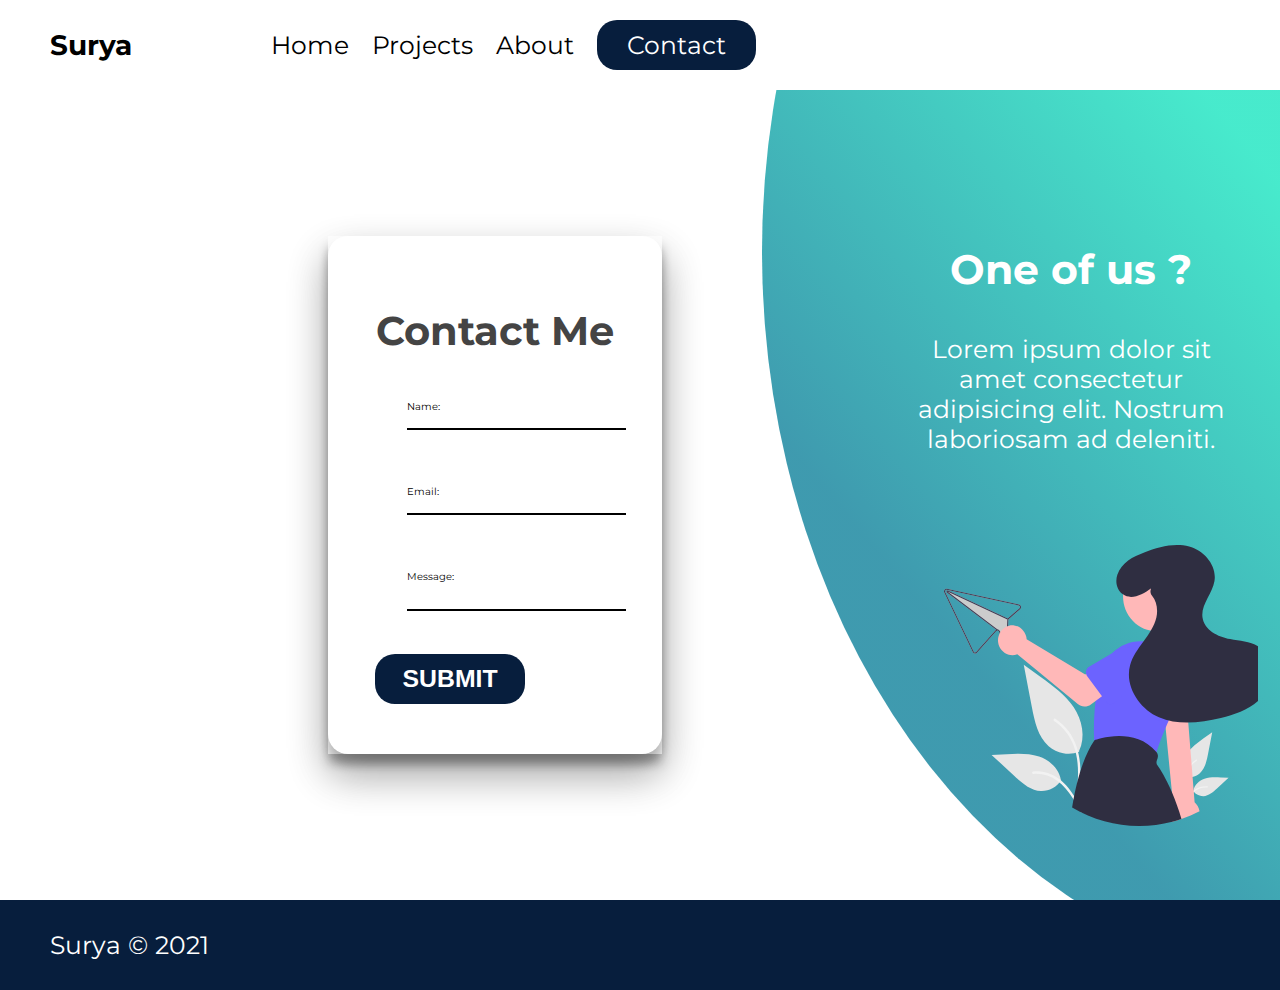
<file: Portfolio/contact/index.html>
<!DOCTYPE html>
<html lang="en">
  <head>
    <meta charset="UTF-8" />
    <meta name="viewport" content="width=device-width, initial-scale=1.0" />
    <meta name="robots" content="index,follow" />
    <link rel="preconnect" href="https://fonts.gstatic.com" />
    <link
      rel="stylesheet"
      href="https://cdnjs.cloudflare.com/ajax/libs/font-awesome/5.15.1/css/all.min.css"
      integrity="sha512-+4zCK9k+qNFUR5X+cKL9EIR+ZOhtIloNl9GIKS57V1MyNsYpYcUrUeQc9vNfzsWfV28IaLL3i96P9sdNyeRssA=="
      crossorigin="anonymous"
    />
    <link
      href="https://fonts.googleapis.com/css2?family=Montserrat:wght@500&display=swap"
      rel="stylesheet"
    />
    <link rel="stylesheet" href="../styles/style.css" />
    <title>Surya | Web Developer</title>
  </head>
  <body>
    <header class="head">
      <nav>
        <div class="logo">
          <h1>Surya</h1>
        </div>
        <ul>
          <li><a href="../index.html">Home</a></li>
          <li><a href="../project/#project-django">Projects</a></li>
          <li><a href="../about/">About</a></li>
          <li class="active"><a href="./index.html">Contact</a></li>
        </ul>
      </nav>
    </header>

    <div class="container">
      <div class="forms-container">
        <form name="contact" netlify
        method="POST" class="contact-form">
          <h2 class="title">Contact Me</h2>
          <div class="input-field">
            <i class="fas fa-user"></i>
            <div class="input-box">
              <input type="text"  name="name" autocomplete="off" required />
              <span>Name:</span>
            </div>
          </div>
          <div class="input-field">
            <i class="fas fa-envelope"></i>
            <div class="input-box">
              <input type="text" name="email" required />
              <span>Email:</span>
            </div>
          </div>
          <div class="input-msg">
            <i class="fa fa-comment" aria-hidden="true"></i>
            <div class="input-box">
              <textarea name="message" required></textarea>
              <span>Message:</span>
            </div>
          </div>
          <input type="submit" class="btn" value="Submit" />
        </form>
      </div>
      <div class="panel">
        <div class="content">
          <h3>One of us ?</h3>
          <p>
            Lorem ipsum dolor sit amet consectetur adipisicing elit. Nostrum
            laboriosam ad deleniti.
          </p>
        </div>
        <svg width="314" height="281" viewBox="0 0 314 281" fill="none" xmlns="http://www.w3.org/2000/svg">
          <g id="contact" clip-path="url(#clip0)">
          <g id="leaf3">
          <g id="leaf4">
          <path id="Vector" d="M240.078 231.334C242.682 232.289 245.478 232.528 248.196 232.029C250.915 231.529 253.464 230.307 255.599 228.481C261.035 223.719 262.739 215.874 264.126 208.611L268.228 187.126L259.64 193.297C253.464 197.734 247.149 202.314 242.873 208.742C238.597 215.17 236.73 223.945 240.166 230.9" fill="#E6E6E6"/>
          </g>
          <path id="Vector_2" d="M240.812 257.346C239.942 250.738 239.048 244.046 239.658 237.368C240.2 231.437 241.934 225.645 245.464 220.895C247.337 218.379 249.617 216.223 252.201 214.524C252.875 214.08 253.495 215.194 252.824 215.636C248.353 218.585 244.896 222.938 242.949 228.07C240.799 233.776 240.454 239.997 240.824 246.059C241.049 249.724 241.523 253.366 242.002 257.003C242.04 257.168 242.016 257.341 241.936 257.488C241.856 257.635 241.725 257.745 241.571 257.796C241.413 257.84 241.245 257.818 241.103 257.733C240.96 257.649 240.856 257.51 240.812 257.346Z" fill="#F2F2F2"/>
          </g>
          <g id="leaf4_2">
          <path id="Vector_3" d="M249.184 245.654C250.3 247.425 251.836 248.867 253.641 249.839C255.447 250.812 257.462 251.283 259.493 251.207C264.711 250.948 269.062 247.147 272.979 243.539L284.563 232.865L276.896 232.482C271.383 232.207 265.727 231.95 260.475 233.724C255.224 235.499 250.381 239.769 249.421 245.441" fill="#E6E6E6"/>
          <path id="Vector_4" d="M238.355 261.144C242.539 253.419 247.392 244.833 256.063 242.089C258.474 241.328 261.002 241.056 263.511 241.286C264.301 241.357 264.104 242.63 263.315 242.558C259.109 242.194 254.911 243.353 251.429 245.84C248.077 248.221 245.468 251.53 243.259 255.04C241.907 257.19 240.695 259.431 239.483 261.669C239.095 262.384 237.963 261.868 238.355 261.144V261.144Z" fill="#F2F2F2"/>
          </g>
          <g id="leaf2">
          <path id="Vector_5" d="M135.241 206.872C130.108 208.755 124.598 209.227 119.24 208.242C113.882 207.257 108.858 204.849 104.651 201.249C93.9367 191.865 90.5775 176.404 87.8443 162.088C85.1494 147.973 82.4546 133.859 79.7598 119.744L96.6855 131.907C108.857 140.653 121.304 149.679 129.731 162.348C138.159 175.016 141.838 192.31 135.067 206.018" fill="#E6E6E6"/>
          <path id="Vector_6" d="M133.794 258.138C135.507 245.116 137.268 231.927 136.067 218.766C134.999 207.077 131.582 195.66 124.625 186.299C120.932 181.34 116.439 177.091 111.347 173.743C110.019 172.868 108.797 175.064 110.119 175.935C118.93 181.746 125.745 190.326 129.581 200.44C133.818 211.686 134.498 223.946 133.768 235.893C133.327 243.118 132.391 250.295 131.448 257.463C131.373 257.787 131.42 258.129 131.578 258.419C131.735 258.709 131.993 258.925 132.297 259.025C132.608 259.112 132.94 259.068 133.22 258.902C133.5 258.736 133.706 258.462 133.794 258.138Z" fill="#F2F2F2"/>
          </g>
          <g id="leaf1">
          <path id="Vector_7" d="M117.293 235.096C115.092 238.587 112.066 241.428 108.508 243.344C104.949 245.261 100.977 246.189 96.9754 246.039C86.6901 245.529 78.1154 238.038 70.3966 230.926L47.5659 209.89L62.6761 209.136C73.5424 208.593 84.689 208.087 95.0388 211.584C105.389 215.081 114.934 223.497 116.826 234.676" fill="#E6E6E6"/>
          <path id="Vector_8" d="M138.635 265.624C130.39 250.399 120.826 233.477 103.736 228.069C98.9848 226.57 94.0023 226.033 89.0575 226.487C87.499 226.628 87.8882 229.135 89.4438 228.995C97.7325 228.276 106.005 230.56 112.869 235.462C119.474 240.154 124.617 246.677 128.97 253.594C131.636 257.831 134.024 262.247 136.413 266.658C137.176 268.068 139.407 267.05 138.635 265.624Z" fill="#F2F2F2"/>
          </g>
          <g id="plane">
          <path id="Vector_9" d="M74.9943 59.4962L4.00081 43.9744L3.07822 43.7732C2.60837 43.6697 2.12007 43.7068 1.66949 43.88C1.2189 44.0533 0.824333 44.3557 0.53115 44.7526C0.237967 45.1495 0.0580826 45.6246 0.0121743 46.1235C-0.033734 46.6223 0.0562064 47.1245 0.271647 47.5724L28.7624 107.057C28.9467 107.439 29.2164 107.769 29.5487 108.02C29.8809 108.271 30.266 108.435 30.6715 108.498C31.0784 108.561 31.4939 108.52 31.8822 108.379C32.2705 108.237 32.6199 107.999 32.9002 107.685L52.331 86.0482C52.4692 85.8904 52.6372 85.7642 52.8244 85.6775C53.0116 85.5907 53.214 85.5454 53.4188 85.5443C53.6972 85.5385 53.9719 85.6118 54.2134 85.7563C54.455 85.9009 54.6543 86.1113 54.7901 86.365L58.8392 94.0709C59.0978 94.5848 59.5137 94.9936 60.0207 95.2322C60.5277 95.4709 61.0966 95.5257 61.6369 95.3879L61.6568 95.3832C62.2038 95.2587 62.6947 94.946 63.0508 94.4952C63.4068 94.0444 63.6073 93.4817 63.6199 92.8977L64.3207 75.0475C64.329 74.8248 64.381 74.6062 64.4736 74.4054C64.5731 74.2066 64.7086 74.0298 64.8727 73.8849L76.0981 64.1518C76.4671 63.8319 76.7422 63.4099 76.892 62.9344C77.0417 62.4588 77.0601 61.9488 76.9449 61.4628C76.8296 60.9769 76.5855 60.5346 76.2405 60.1868C75.8956 59.839 75.4636 59.5996 74.9943 59.4962V59.4962ZM75.4492 63.3343L64.2238 73.0674C64.0776 73.1919 63.9452 73.3331 63.8292 73.4885L3.88169 45.5636C3.82881 45.5383 3.77368 45.5185 3.71709 45.5045C3.48614 45.4439 3.24216 45.4694 3.02734 45.5767C2.81253 45.684 2.64039 45.8662 2.54069 46.0919C2.44099 46.3176 2.42 46.5725 2.48135 46.8126C2.5427 47.0528 2.68254 47.263 2.87667 47.4069L52.2489 84.7851C52.0002 84.922 51.776 85.1026 51.5862 85.319L32.1556 106.955C31.987 107.143 31.7776 107.285 31.5451 107.37C31.3126 107.454 31.0639 107.479 30.8201 107.442C30.5764 107.406 30.3448 107.308 30.1451 107.157C29.9453 107.007 29.7833 106.809 29.6728 106.579L1.18207 47.0943C1.05469 46.8255 1.00221 46.5248 1.03061 46.2264C1.05901 45.928 1.16716 45.6439 1.34272 45.4066C1.51828 45.1692 1.75418 44.9881 2.02358 44.8838C2.29298 44.7795 2.58504 44.7563 2.86646 44.8168L3.81096 45.0236L74.7823 60.5398C75.0641 60.6017 75.3235 60.7451 75.5308 60.9536C75.7382 61.1622 75.885 61.4274 75.9546 61.719C76.0242 62.0106 76.0137 62.3168 75.9243 62.6024C75.8349 62.8881 75.6703 63.1417 75.4492 63.3343L75.4492 63.3343Z" fill="#CCCCCC"/>
          <path id="Vector_10" d="M74.9943 59.4962L4.00081 43.9744L3.07822 43.7732C2.60837 43.6697 2.12007 43.7068 1.66949 43.88C1.2189 44.0533 0.824333 44.3557 0.53115 44.7526C0.237967 45.1495 0.0580826 45.6246 0.0121743 46.1235C-0.033734 46.6223 0.0562064 47.1245 0.271647 47.5724L28.7624 107.057C28.9467 107.439 29.2164 107.769 29.5487 108.02C29.8809 108.271 30.266 108.435 30.6715 108.498C31.0784 108.561 31.4939 108.52 31.8822 108.379C32.2705 108.237 32.6199 107.999 32.9002 107.685L52.331 86.0482C52.4692 85.8904 52.6372 85.7642 52.8244 85.6775C53.0116 85.5907 53.214 85.5454 53.4188 85.5443C53.6972 85.5385 53.9719 85.6118 54.2134 85.7563C54.455 85.9009 54.6543 86.1113 54.7901 86.365L58.8392 94.0709C59.0978 94.5848 59.5137 94.9936 60.0207 95.2322C60.5277 95.4709 61.0966 95.5257 61.6369 95.3879L61.6568 95.3832C62.2038 95.2587 62.6947 94.946 63.0508 94.4952C63.4068 94.0444 63.6073 93.4817 63.6199 92.8977L64.3207 75.0475C64.329 74.8248 64.381 74.6062 64.4736 74.4054C64.5731 74.2066 64.7086 74.0298 64.8727 73.8849L76.0981 64.1518C76.4671 63.8319 76.7422 63.4099 76.892 62.9344C77.0417 62.4588 77.0601 61.9488 76.9449 61.4628C76.8296 60.9769 76.5855 60.5346 76.2405 60.1868C75.8956 59.839 75.4636 59.5996 74.9943 59.4962V59.4962ZM75.4492 63.3343L64.2238 73.0674C64.0775 73.1919 63.9451 73.3331 63.8291 73.4885C63.7245 73.6268 63.6343 73.7763 63.5601 73.9345C63.4824 74.0963 63.4213 74.2663 63.378 74.4416L63.3792 74.4468C63.3335 74.6294 63.3076 74.8168 63.3021 75.0055L62.6016 92.8556C62.5968 93.2065 62.4778 93.5453 62.264 93.8163C62.0503 94.0872 61.7546 94.2742 61.4255 94.3465L61.4155 94.3488C61.0913 94.435 60.7487 94.4044 60.4433 94.2619C60.1378 94.1194 59.8875 93.8735 59.7328 93.5639L55.6826 85.8529C55.4739 85.4562 55.1716 85.1218 54.8043 84.8814C54.4371 84.641 54.017 84.5024 53.584 84.479L53.5791 84.4801C53.5209 84.4776 53.4629 84.475 53.4059 84.4776C53.0021 84.4803 52.6049 84.5859 52.249 84.7851C52.0003 84.922 51.7761 85.1026 51.5862 85.319L32.1556 106.955C31.987 107.143 31.7776 107.285 31.5451 107.37C31.3126 107.454 31.0639 107.479 30.8201 107.442C30.5764 107.406 30.3448 107.308 30.1451 107.157C29.9453 107.007 29.7833 106.808 29.6728 106.579L1.18207 47.0943C1.05469 46.8255 1.00221 46.5248 1.03061 46.2264C1.05901 45.928 1.16716 45.6439 1.34272 45.4066C1.51828 45.1692 1.75418 44.9881 2.02358 44.8838C2.29298 44.7795 2.58504 44.7563 2.86646 44.8168L3.81096 45.0236L74.7823 60.5398C75.0641 60.6017 75.3235 60.7451 75.5308 60.9536C75.7382 61.1622 75.885 61.4274 75.9546 61.719C76.0242 62.0106 76.0137 62.3168 75.9243 62.6024C75.8349 62.8881 75.6703 63.1417 75.4492 63.3343L75.4492 63.3343Z" fill="#3F3D56"/>
          <path id="Vector_11" d="M64.0559 73.5931L63.6401 74.5651L63.3791 74.4469L63.378 74.4417L3.47803 46.5438L53.5791 84.4803L53.5839 84.4791L53.7166 84.5841L53.12 85.4461L52.2489 84.7852L2.8766 47.407C2.68245 47.2631 2.54261 47.0529 2.48126 46.8127C2.4199 46.5726 2.44088 46.3177 2.54059 46.092C2.64029 45.8663 2.81244 45.684 3.02727 45.5768C3.24209 45.4695 3.48609 45.444 3.71705 45.5046C3.77364 45.5186 3.82877 45.5384 3.88165 45.5637L63.8291 73.4886L64.0559 73.5931Z" fill="#3F3D56"/>
          </g>
          <g id="body">
          <path id="Vector_12" d="M218.19 147.961L220.781 174.396L220.832 174.939L221.602 182.778L227.926 247.323V247.333L229.155 259.856C228.675 260.529 228.25 261.243 227.885 261.99C226.771 264.284 226.226 266.834 226.301 269.405C226.376 271.976 227.068 274.486 228.313 276.705C231.398 275.896 234.441 274.974 237.442 273.938C243.649 271.807 249.702 269.218 255.556 266.189C254.947 262.693 253.198 259.524 250.604 257.222L244.255 177.61L243.699 170.628L241.889 147.961H218.19Z" fill="#FFB8B8"/>
          <path id="Vector_13" d="M236.348 75.9643C249.443 62.2996 249.443 40.1447 236.348 26.4801C223.254 12.8154 202.024 12.8154 188.93 26.4801C175.836 40.1448 175.836 62.2996 188.93 75.9643C202.024 89.6289 223.254 89.6289 236.348 75.9643Z" fill="#FFB8B8"/>
          <path id="Vector_14" d="M150.143 195.641C150.148 195.71 150.153 195.779 150.158 195.843C150.27 197.208 150.797 198.5 151.662 199.531C152.527 200.561 153.685 201.275 154.968 201.57L205.007 212.975C205.441 213.074 205.883 213.124 206.328 213.124C207.67 213.123 208.975 212.663 210.042 211.814C211.11 210.966 211.881 209.775 212.238 208.424C212.345 208.009 212.463 207.584 212.59 207.142V207.137C214.278 201.155 217.292 193.012 221.601 182.778C222.575 180.463 223.618 178.038 224.727 175.503C224.932 175.034 225.141 174.561 225.345 174.087C227.634 168.898 230.189 163.282 233.01 157.238C234.39 154.283 235.432 151.17 236.115 147.962C237.932 139.492 237.215 130.644 234.06 122.613C233.418 120.978 232.677 119.387 231.842 117.85C228.548 111.791 223.882 106.667 218.25 102.927C212.619 99.1866 206.194 96.9446 199.54 96.397C198.484 96.3065 197.434 96.2639 196.378 96.2639C185.819 96.3124 175.684 100.605 168.079 108.249C163.591 112.79 160.184 118.363 158.129 124.524C157.997 124.912 157.874 125.306 157.752 125.7C155.868 131.933 154.355 138.282 153.223 144.71C152.545 148.526 151.994 152.288 151.551 155.955C149.995 169.117 149.524 182.395 150.143 195.641Z" fill="#6C63FF"/>
          <path id="Vector_15" d="M128.107 262.506C158.507 280.538 194.406 285.625 228.313 276.705C231.398 275.896 234.441 274.974 237.442 273.938C234.78 264.88 231.602 255.996 227.926 247.333V247.323C221.795 232.98 216.165 224.204 213.422 220.33C212.971 219.688 212.674 218.943 212.556 218.157C212.438 217.37 212.502 216.566 212.743 215.811L213.595 213.145C213.919 212.136 213.997 211.059 213.822 210.01C213.646 208.962 213.223 207.976 212.59 207.142V207.136C212.534 207.062 212.473 206.987 212.412 206.913C190.121 180.409 151.26 194.869 150.868 195.018L150.674 195.093L150.551 195.268C150.419 195.46 150.286 195.646 150.159 195.843C139.622 211.25 132.62 234.933 128.107 262.506Z" fill="#2F2E41"/>
          <path id="Vector_16" d="M82.2873 91.8676C82.4549 92.6363 82.5641 93.4175 82.614 94.2042L141.258 129.51L155.512 120.946L170.708 141.706L146.886 159.425C144.961 160.857 142.643 161.598 140.281 161.538C137.918 161.478 135.638 160.62 133.782 159.092L73.3104 109.307C70.5813 110.361 67.6093 110.523 64.7897 109.772C61.9702 109.021 59.4367 107.391 57.5262 105.1C55.6157 102.81 54.4187 99.9662 54.0946 96.9483C53.7704 93.9303 54.3344 90.8809 55.7115 88.2057C57.0886 85.5304 59.2135 83.356 61.8037 81.9718C64.3939 80.5875 67.3265 80.059 70.2115 80.4566C73.0966 80.8541 75.7972 82.1588 77.9544 84.1972C80.1115 86.2356 81.6228 88.911 82.2873 91.8676Z" fill="#FFB8B8"/>
          <path id="Vector_17" d="M142.157 128.967V128.973C142.369 129.774 142.73 130.524 143.217 131.181L153.223 144.71L157.991 151.165L162.173 156.817C162.712 157.547 163.396 158.146 164.177 158.575C164.958 159.004 165.819 159.252 166.7 159.303C167.581 159.353 168.463 159.205 169.284 158.868C170.106 158.531 170.848 158.013 171.46 157.349L186.647 140.894L192.915 134.098C196.476 131.198 198.79 126.943 199.349 122.265C199.908 117.588 198.667 112.87 195.898 109.145C193.129 105.421 189.057 102.995 184.577 102.399C180.096 101.803 175.571 103.086 171.996 105.966L168.079 108.249L145.084 121.671C143.886 122.372 142.947 123.471 142.416 124.793C141.886 126.115 141.795 127.585 142.157 128.967H142.157Z" fill="#6C63FF"/>
          <path id="Vector_18" d="M208.485 137.45L209.444 169.409L209.449 169.611C209.476 170.532 209.693 171.437 210.085 172.262C210.478 173.088 211.036 173.815 211.723 174.395C212.409 174.975 213.207 175.394 214.063 175.623C214.918 175.851 215.811 175.885 216.68 175.721L220.832 174.938L221.892 174.736H221.897L225.345 174.087L243.699 170.628L247.213 169.968C248.081 169.803 248.905 169.445 249.629 168.918C250.353 168.392 250.96 167.709 251.409 166.915C251.857 166.122 252.137 165.238 252.228 164.322C252.32 163.406 252.222 162.48 251.94 161.607L242.042 131.022C241.214 126.389 238.659 122.287 234.938 119.616C231.217 116.946 226.633 115.924 222.191 116.775C217.75 117.626 213.812 120.28 211.243 124.156C208.673 128.032 207.682 132.813 208.485 137.45Z" fill="#6C63FF"/>
          <path id="Vector_19" d="M207.332 43.1739C198.714 49.3291 187.399 55.6563 178.597 49.1015C172.817 44.7976 170.996 36.8276 173.34 29.8335C177.555 17.256 189.134 11.7187 200.207 7.47435C214.602 1.95665 230.276 -2.43292 245.136 1.51858C259.997 5.47008 273.13 20.4847 270.447 36.2412C268.29 48.9123 256.837 59.4556 258.463 72.2127C260.099 85.0518 273.935 91.8099 286.15 94.1046C298.365 96.3992 312.034 97.1365 320.813 106.293C332.011 117.973 329.215 138.85 318.678 151.182C308.14 163.514 292.239 169.104 276.83 172.905C256.415 177.94 234.334 180.586 214.944 172.23C195.555 163.874 180.466 141.38 186.083 120.288C188.455 111.378 194.044 103.849 199.446 96.5183C204.847 89.1879 210.317 81.5225 212.377 72.529C214.094 65.0343 212.823 56.3327 208.061 50.7108C207.194 49.7268 206.649 48.4817 206.504 47.1542C206.358 45.8267 206.619 44.4851 207.249 43.322L207.332 43.1739Z" fill="#2F2E41"/>
          </g>
          </g>
          <defs>
          <clipPath id="clip0">
          <rect width="328" height="281" fill="white"/>
          </clipPath>
          </defs>
          </svg>          
      </div>
    </div>
    
    <footer>
      <p>Surya &copy; 2021</p>
    </footer>

    </div>
  </body>
</html>
</file>
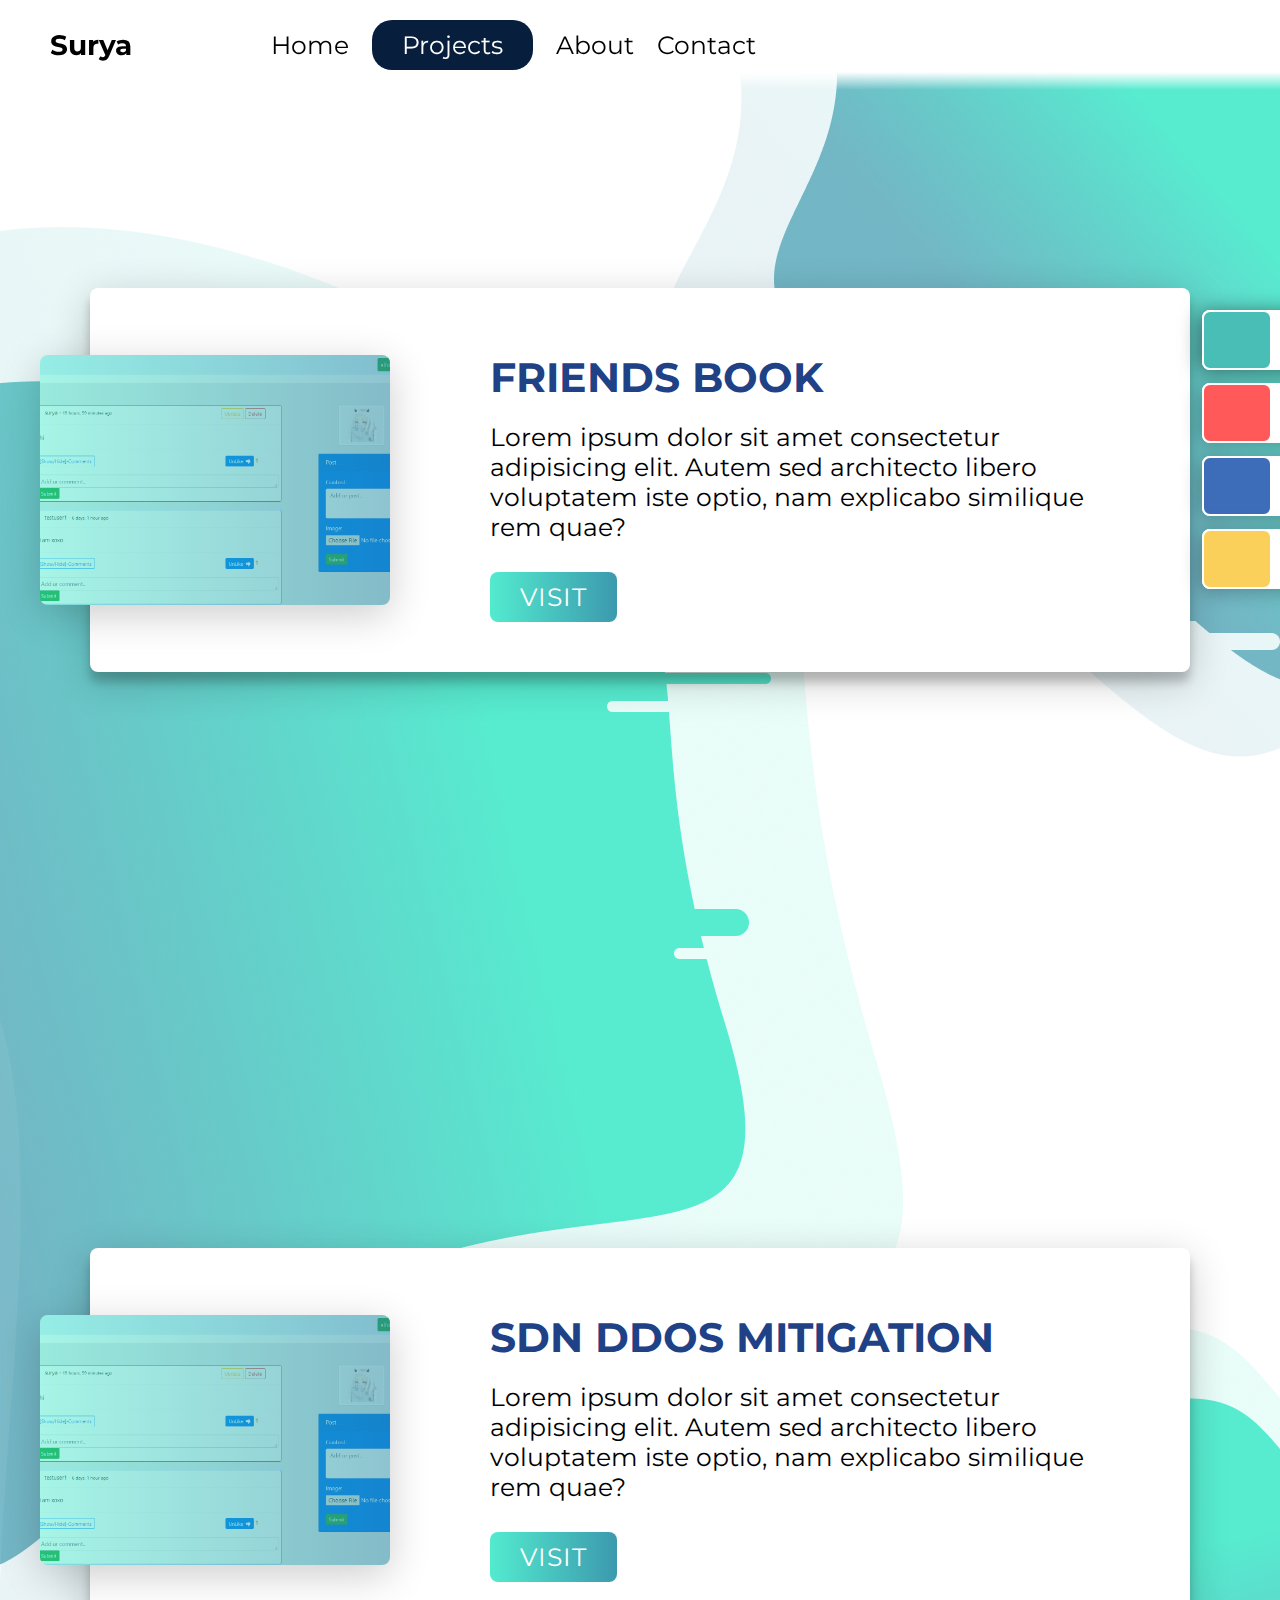
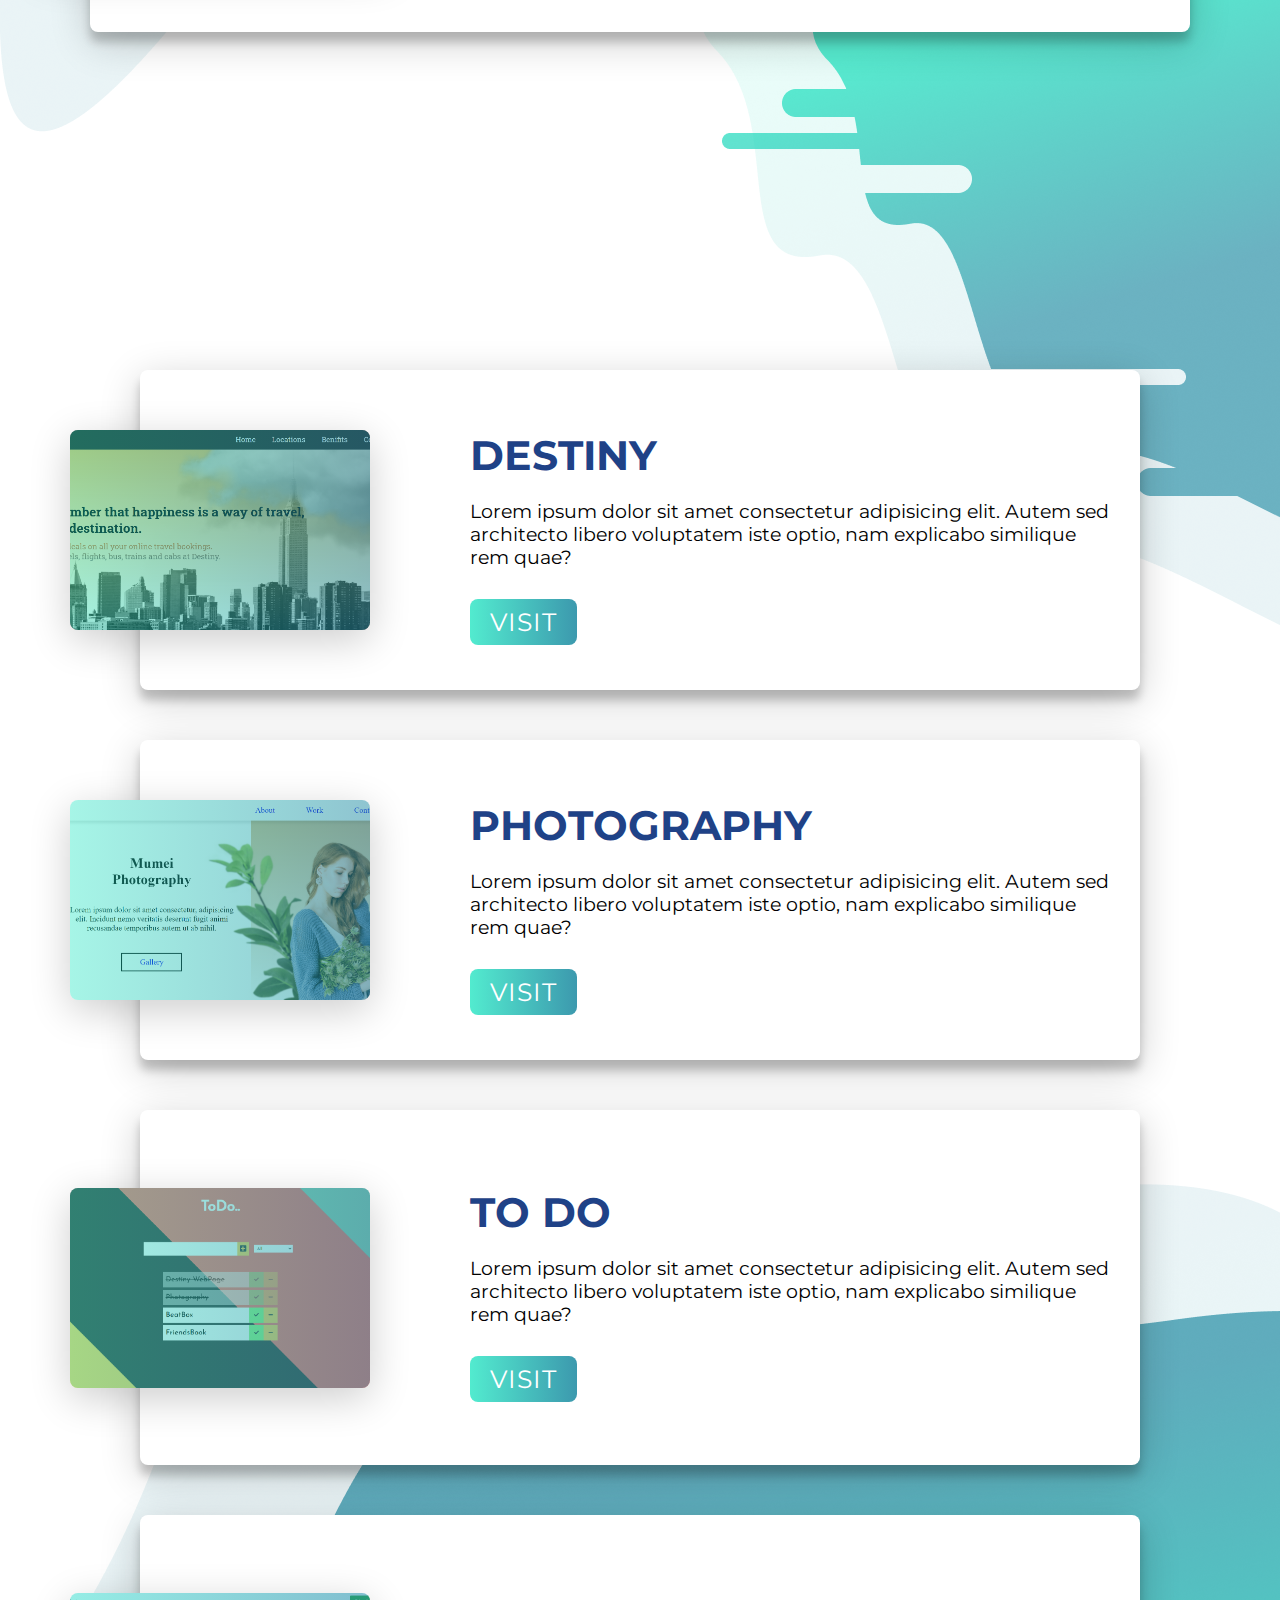
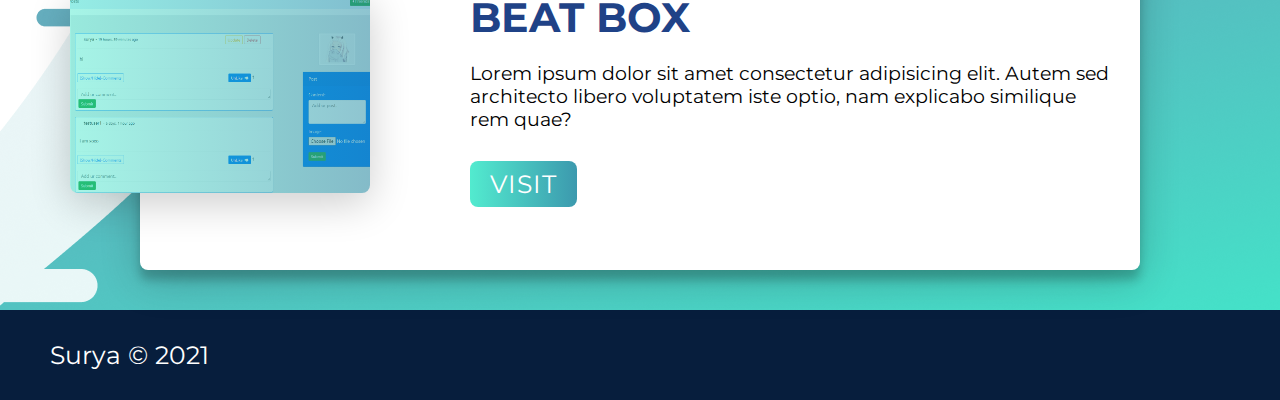
<file: Portfolio/project/index.html>
<!DOCTYPE html>
<html lang="en">
  <head>
    <meta charset="UTF-8" />
    <meta name="viewport" content="width=device-width, initial-scale=1.0" />
    <meta name="robots" content="index,follow" />
    <link rel="preconnect" href="https://fonts.gstatic.com" />
    <link
      rel="stylesheet"
      href="https://cdnjs.cloudflare.com/ajax/libs/font-awesome/5.15.1/css/all.min.css"
      integrity="sha512-+4zCK9k+qNFUR5X+cKL9EIR+ZOhtIloNl9GIKS57V1MyNsYpYcUrUeQc9vNfzsWfV28IaLL3i96P9sdNyeRssA=="
      crossorigin="anonymous"
    />
    <link
      href="https://fonts.googleapis.com/css2?family=Montserrat:wght@500&display=swap"
      rel="stylesheet"
    />
    <link rel="stylesheet" href="../styles/style.css" />
    <title>Surya | Web Developer</title>
  </head>
  <body class="project-body">
    <img src="../img/project-splash1.png" class="project-splash1 splash" />
    <img src="../img/project-splash2.png" class="project-splash2 splash" />
    <img src="../img/project-splash3.png" class="project-splash3 splash" />
    <img src="../img/project-splash4.png" class="project-splash4 splash" />
    <div class="project-nav">
      <a href="#project-django">
        <span class="img"><i class="fab fa-python"></i></span>
        <span class="text">Django</span>
      </a>
      <a href="#project-sdn">
        <span class="img"> <i class="fas fa-network-wired"></i></span>
        <span class="text">SDN</span>
      </a>
      <a href="#project-html-css">
        <span class="img"> <i class="fab fa-css3-alt"></i></span>
        <span class="text">CSS</span>
      </a>
      <a href="#project-js">
        <span class="img"><i class="fab fa-js"></i></span>
        <span class="text">JavaScript</span>
      </a>
    </div>
    <header class="head head-project">
      <div class="nav-project">
        <nav>
          <div class="logo">
            <h1>Surya</h1>
          </div>
          <ul>
            <li><a href="../index.html">Home</a></li>
            <li class="active">
              <a href="#project-django">Projects</a>
            </li>
            <li><a href="../about/">About</a></li>
            <li><a href="../contact/">Contact</a></li>
          </ul>
        </nav>
      </div>
    </header>
    <div class="wrapper">
      <section id="project-django">
        <div class="project1">
          <div class="project-img">
            <img src="../img/FriendsBook.png" alt="" />
          </div>
          <div class="project-info">
            <h3 class="title">Friends Book</h3>
            <p>
              Lorem ipsum dolor sit amet consectetur adipisicing elit. Autem sed
              architecto libero voluptatem iste optio, nam explicabo similique
              rem quae?
            </p>
            <a target="blank" href="https://friends--book.herokuapp.com/"
              >Visit</a
            >
          </div>
        </div>
      </section>
      <section id="project-sdn">
        <div class="project1">
          <div class="project-img">
            <img src="../img/FriendsBook.png" alt="" />
          </div>
          <div class="project-info">
            <h3 class="title">SDN DDoS Mitigation</h3>
            <p>
              Lorem ipsum dolor sit amet consectetur adipisicing elit. Autem sed
              architecto libero voluptatem iste optio, nam explicabo similique
              rem quae?
            </p>
            <a href="#">Visit</a>
          </div>
        </div>
      </section>
      <section id="project-html-css">
        <div class="project2">
          <div class="project-img">
            <img src="../img/Destiny.png" alt="" />
          </div>
          <div class="project-info">
            <h3 class="title">Destiny</h3>
            <p>
              Lorem ipsum dolor sit amet consectetur adipisicing elit. Autem sed
              architecto libero voluptatem iste optio, nam explicabo similique
              rem quae?
            </p>
            <a
              target="blank"
              href="https://flamboyant-brahmagupta-b6d420.netlify.app"
              >Visit</a
            >
          </div>
        </div>
        <div class="project2">
          <div class="project-img">
            <img src="../img/Photography.PNG" alt="" />
          </div>
          <div class="project-info">
            <h3 class="title">Photography</h3>
            <p>
              Lorem ipsum dolor sit amet consectetur adipisicing elit. Autem sed
              architecto libero voluptatem iste optio, nam explicabo similique
              rem quae?
            </p>
            <a href="#">Visit</a>
          </div>
        </div>
      </section>
      <section id="project-js">
        <div class="project2">
          <div class="project-img">
            <img src="../img/ToDo.PNG" alt="" />
          </div>
          <div class="project-info">
            <h3 class="title">To Do</h3>
            <p>
              Lorem ipsum dolor sit amet consectetur adipisicing elit. Autem sed
              architecto libero voluptatem iste optio, nam explicabo similique
              rem quae?
            </p>
            <a href="#">Visit</a>
          </div>
        </div>
        <div class="project2">
          <div class="project-img">
            <img src="../img/FriendsBook.png" alt="" />
          </div>
          <div class="project-info">
            <h3 class="title">Beat Box</h3>
            <p>
              Lorem ipsum dolor sit amet consectetur adipisicing elit. Autem sed
              architecto libero voluptatem iste optio, nam explicabo similique
              rem quae?
            </p>
            <a href="#">Visit</a>
          </div>
        </div>
      </section>
    </div>
    <footer>
      <p>Surya &copy; 2021</p>
    </footer>
  </body>
</html>
</file>
<file: Portfolio/styles/style.css>
* {
  margin: 0;
  padding: 0;
  -webkit-box-sizing: border-box;
          box-sizing: border-box;
}

html {
  font-size: 62.5%;
}

body {
  font-family: "Montserrat", sans-serif;
}

h1 {
  font-size: 2.8rem;
}

li,
button,
input,
label,
p,
a {
  font-size: calc(1.2rem + 1vw);
}

h2 {
  font-size: calc(4rem + 1vw);
}

h3 {
  font-size: calc(2.8rem + 1vw);
}

h4 {
  font-size: calc(2rem + 1vw);
}

ul {
  list-style: none;
}

a {
  text-decoration: none;
  color: black;
}

nav {
  padding-left: 5rem;
  display: -webkit-box;
  display: -ms-flexbox;
  display: flex;
  -webkit-box-orient: horizontal;
  -webkit-box-direction: normal;
      -ms-flex-direction: row;
          flex-direction: row;
  -webkit-box-pack: justify;
      -ms-flex-pack: justify;
          justify-content: space-between;
  -webkit-box-align: center;
      -ms-flex-align: center;
          align-items: center;
  min-height: 10vh;
  width: 60%;
  -ms-flex-wrap: wrap;
      flex-wrap: wrap;
}

nav .logo {
  -webkit-box-flex: 1;
      -ms-flex: 1 1 10rem;
          flex: 1 1 10rem;
}

nav ul {
  display: -webkit-box;
  display: -ms-flexbox;
  display: flex;
  -webkit-box-orient: horizontal;
  -webkit-box-direction: normal;
      -ms-flex-direction: row;
          flex-direction: row;
  -ms-flex-pack: distribute;
      justify-content: space-around;
  -webkit-box-align: center;
      -ms-flex-align: center;
          align-items: center;
  -webkit-box-flex: 1;
      -ms-flex: 1 1 40rem;
          flex: 1 1 40rem;
}

.intro {
  min-height: 90vh;
  width: 90%;
  margin: auto;
  -ms-flex-wrap: wrap;
      flex-wrap: wrap;
  display: -webkit-box;
  display: -ms-flexbox;
  display: flex;
  -webkit-box-orient: horizontal;
  -webkit-box-direction: normal;
      -ms-flex-direction: row;
          flex-direction: row;
  -webkit-box-pack: justify;
      -ms-flex-pack: justify;
          justify-content: space-between;
  -webkit-box-align: center;
      -ms-flex-align: center;
          align-items: center;
}

.intro h2 {
  font-size: 8rem;
  padding-top: 2rem;
  display: inline-block;
}

.intro h3 {
  padding: 3rem 0rem;
}

.intro p {
  padding: 2rem 0rem;
}

.splash-right {
  position: absolute;
  top: 0;
  right: 0;
  height: 100%;
  z-index: -1;
}

.splash-left {
  position: absolute;
  left: 0%;
  bottom: 0%;
  z-index: -1;
}

.active {
  background: #071e3d;
  padding: 1rem 3rem;
  border-radius: 2rem;
}

.active a {
  color: white;
}

.intro-text,
.intro-img {
  -webkit-box-flex: 1;
      -ms-flex: 1 1 40rem;
          flex: 1 1 40rem;
}

#leaf-left {
  -webkit-animation: leaf 1s alternate ease infinite;
          animation: leaf 1s alternate ease infinite;
}

#leaf-right {
  -webkit-animation: leaf 1s alternate ease infinite 0.5s;
          animation: leaf 1s alternate ease infinite 0.5s;
}

#clock-hand {
  -webkit-animation: clock 2s linear infinite;
          animation: clock 2s linear infinite;
  transform-box: fill-box;
  -webkit-transform-origin: bottom;
          transform-origin: bottom;
}

#me {
  -webkit-animation: body 1s ease-in-out infinite alternate;
          animation: body 1s ease-in-out infinite alternate;
  -webkit-transform-origin: bottom;
          transform-origin: bottom;
}

@-webkit-keyframes leaf {
  from {
    -webkit-transform: translateY(0%);
            transform: translateY(0%);
  }
  to {
    -webkit-transform: translateY(-20%);
            transform: translateY(-20%);
  }
}

@keyframes leaf {
  from {
    -webkit-transform: translateY(0%);
            transform: translateY(0%);
  }
  to {
    -webkit-transform: translateY(-20%);
            transform: translateY(-20%);
  }
}

@-webkit-keyframes clock {
  from {
    -webkit-transform: rotateZ(0deg);
            transform: rotateZ(0deg);
  }
  to {
    -webkit-transform: rotateZ(360deg);
            transform: rotateZ(360deg);
  }
}

@keyframes clock {
  from {
    -webkit-transform: rotateZ(0deg);
            transform: rotateZ(0deg);
  }
  to {
    -webkit-transform: rotateZ(360deg);
            transform: rotateZ(360deg);
  }
}

@-webkit-keyframes body {
  from {
    -webkit-transform: rotateZ(1deg);
            transform: rotateZ(1deg);
  }
  to {
    -webkit-transform: rotateZ(-2deg);
            transform: rotateZ(-2deg);
  }
}

@keyframes body {
  from {
    -webkit-transform: rotateZ(1deg);
            transform: rotateZ(1deg);
  }
  to {
    -webkit-transform: rotateZ(-2deg);
            transform: rotateZ(-2deg);
  }
}

footer {
  background: #071e3d;
  color: white;
  min-height: 10vh;
  display: -webkit-box;
  display: -ms-flexbox;
  display: flex;
  -webkit-box-orient: horizontal;
  -webkit-box-direction: normal;
      -ms-flex-direction: row;
          flex-direction: row;
  -webkit-box-pack: start;
      -ms-flex-pack: start;
          justify-content: flex-start;
  -webkit-box-align: center;
      -ms-flex-align: center;
          align-items: center;
  padding-left: 5rem;
}

.project-body {
  position: relative;
  scroll-behavior: smooth;
}

/*
.wrapper {
  width: 100%;
  height: 100vh;
  scroll-behavior: smooth;
  overflow: auto;
  scroll-snap-type: y mandatory;
  section {
    scroll-snap-align: start;
    overflow: hidden;
  }
}
*/
.project-nav {
  position: fixed;
  z-index: 1000;
  top: 33%;
  right: 0;
}

.project-nav a {
  border-radius: 0.8rem;
  display: block;
  background: white;
  color: #071e3d;
  margin: 1.3rem;
  width: 30rem;
  height: 6rem;
  letter-spacing: 1.5px;
  position: relative;
  display: -webkit-box;
  display: -ms-flexbox;
  display: flex;
  -webkit-transform: translatex(23.5rem);
          transform: translatex(23.5rem);
  -webkit-transition: all 0.8s ease;
  transition: all 0.8s ease;
}

.project-nav a .text {
  text-align: center;
  margin: 1rem;
}

.project-nav a .img {
  border: 0.2rem solid white;
  border-radius: 0.8rem;
  float: left;
  width: 7rem;
  height: 100%;
  text-align: center;
  background-color: yellow;
}

.project-nav a .img i {
  font-size: 4rem;
  -webkit-transform: translateY(1rem);
          transform: translateY(1rem);
  color: white;
  cursor: default;
}

.project-nav a:nth-child(1) {
  -webkit-box-shadow: -2px 2px 20px 0px rgba(0, 0, 0, 0.5);
          box-shadow: -2px 2px 20px 0px rgba(0, 0, 0, 0.5);
}

.project-nav a:nth-child(1) .img {
  background-color: #49beb7;
}

.project-nav a:nth-child(2) {
  -webkit-box-shadow: -2px 2px 20px 0px rgba(0, 0, 0, 0.287);
          box-shadow: -2px 2px 20px 0px rgba(0, 0, 0, 0.287);
}

.project-nav a:nth-child(2) .img {
  background-color: #ff5959;
}

.project-nav a:nth-child(3) {
  -webkit-box-shadow: -2px 2px 20px 0px rgba(0, 0, 0, 0.287);
          box-shadow: -2px 2px 20px 0px rgba(0, 0, 0, 0.287);
}

.project-nav a:nth-child(3) .img {
  background-color: #3d6cb9;
}

.project-nav a:nth-child(4) {
  -webkit-box-shadow: -2px 2px 20px 0px rgba(0, 0, 0, 0.287);
          box-shadow: -2px 2px 20px 0px rgba(0, 0, 0, 0.287);
}

.project-nav a:nth-child(4) .img {
  background-color: #facf5a;
}

.project-nav a:hover {
  -webkit-transform: translatex(5rem);
          transform: translatex(5rem);
}

.splash {
  z-index: -100;
  position: absolute;
}

.project-splash1 {
  top: 0;
  right: 0;
}

.project-splash2 {
  top: 2%;
  left: 0;
}

.project-splash3 {
  top: 35%;
  right: 0;
}

.project-splash4 {
  bottom: 0%;
  right: 0;
}

.nav-project {
  width: 100%;
  margin: auto;
  position: fixed;
  z-index: 100;
  background: -webkit-gradient(linear, left top, left bottom, color-stop(80%, white), to(transparent));
  background: linear-gradient(white 80%, transparent);
}

.head-project {
  height: 10vh;
}

#project-django {
  -webkit-transform: translateY(-6rem);
          transform: translateY(-6rem);
}

#project-django,
#project-sdn {
  min-height: 100vh;
  display: -webkit-box;
  display: -ms-flexbox;
  display: flex;
  -webkit-box-orient: vertical;
  -webkit-box-direction: normal;
      -ms-flex-direction: column;
          flex-direction: column;
  -webkit-box-pack: center;
      -ms-flex-pack: center;
          justify-content: center;
  -webkit-box-align: center;
      -ms-flex-align: center;
          align-items: center;
  padding: 0 2rem;
}

.project1,
.project2 {
  width: 100%;
  max-width: 110rem;
  padding: 5rem;
  background-color: white;
  -webkit-box-shadow: 0px 10px 10px rgba(0, 0, 0, 0.2), 0px 10px 40px rgba(0, 0, 0, 0.2);
          box-shadow: 0px 10px 10px rgba(0, 0, 0, 0.2), 0px 10px 40px rgba(0, 0, 0, 0.2);
  border-radius: 0.8rem;
  display: -webkit-box;
  display: -ms-flexbox;
  display: flex;
  -webkit-box-orient: horizontal;
  -webkit-box-direction: normal;
      -ms-flex-direction: row;
          flex-direction: row;
  -webkit-box-pack: center;
      -ms-flex-pack: center;
          justify-content: center;
  -webkit-box-align: center;
      -ms-flex-align: center;
          align-items: center;
}

.project1 .project-img,
.project2 .project-img {
  min-width: 35rem;
  max-width: 35rem;
  height: 25rem;
  -webkit-transform: translatex(-10rem);
          transform: translatex(-10rem);
  position: relative;
}

.project1 .project-img img,
.project2 .project-img img {
  height: 100%;
  width: 100%;
  -o-object-fit: cover;
     object-fit: cover;
  display: block;
  border-radius: 0.8rem;
}

.project-img::before {
  content: "";
  width: 100%;
  height: 100%;
  position: absolute;
  top: 0;
  left: 0;
  background: -webkit-gradient(linear, left top, right top, from(rgba(33, 230, 194, 0.4)), to(rgba(39, 142, 165, 0.52)));
  background: linear-gradient(to right, rgba(33, 230, 194, 0.4), rgba(39, 142, 165, 0.52));
  border-radius: 0.8rem;
  -webkit-box-shadow: 0px 10px 40px rgba(0, 0, 0, 0.2);
          box-shadow: 0px 10px 40px rgba(0, 0, 0, 0.2);
}

#project-django .project-info .title,
#project-sdn .project-info .title {
  margin: 1.5rem 0 2rem;
  text-transform: uppercase;
  color: #1f4287;
}

#project-django .project-info p,
#project-sdn .project-info p {
  margin-bottom: 3rem;
}

#project-django .project-info a,
#project-sdn .project-info a {
  display: inline-block;
  padding: 1rem 3rem;
  letter-spacing: 1px;
  text-transform: uppercase;
  background: -webkit-gradient(linear, left top, right top, from(rgba(39, 230, 195, 0.8)), to(rgba(39, 142, 165, 0.9)));
  background: linear-gradient(to right, rgba(39, 230, 195, 0.8), rgba(39, 142, 165, 0.9));
  border-radius: 0.8rem;
  color: white;
}

#project-django .project-info a:hover,
#project-sdn .project-info a:hover,
#project-html-css .project-info a:hover,
#project-js .project-info a:hover {
  background: -webkit-gradient(linear, left top, right top, from(rgba(39, 142, 165, 0.9)), to(rgba(39, 230, 195, 0.8)));
  background: linear-gradient(to right, rgba(39, 142, 165, 0.9), rgba(39, 230, 195, 0.8));
}

#project-html-css,
#project-js {
  min-height: 90vh;
  display: -webkit-box;
  display: -ms-flexbox;
  display: flex;
  -webkit-box-orient: vertical;
  -webkit-box-direction: normal;
      -ms-flex-direction: column;
          flex-direction: column;
  -webkit-box-pack: center;
      -ms-flex-pack: center;
          justify-content: center;
  -webkit-box-align: center;
      -ms-flex-align: center;
          align-items: center;
  padding: 0 2rem;
  -ms-flex-wrap: wrap;
      flex-wrap: wrap;
}

#project-html-css {
  padding-top: 7rem;
}

.project2 {
  max-width: 100rem;
  margin-top: 1rem;
  margin-bottom: 4rem;
  -webkit-box-flex: 1;
      -ms-flex-positive: 1;
          flex-grow: 1;
  padding: 3rem;
}

.project2 .project-img {
  min-width: 30rem;
  max-width: 30rem;
  height: 20rem;
  -webkit-transform: translatex(-10rem);
          transform: translatex(-10rem);
  position: relative;
}

.project2 p {
  font-size: calc(0.6rem + 1vw);
}

#project-html-css .project-info .title,
#project-js .project-info .title {
  margin: 1.5rem 0 2rem;
  text-transform: uppercase;
  color: #1f4287;
}

#project-html-css .project-info .title h3,
#project-js .project-info .title h3 {
  font-size: calc(2rem + 1vw);
}

#project-html-css .project-info p,
#project-js .project-info p {
  margin-bottom: 3rem;
}

#project-html-css .project-info a,
#project-js .project-info a {
  display: inline-block;
  padding: 0.8rem 2rem;
  letter-spacing: 1px;
  text-transform: uppercase;
  background: -webkit-gradient(linear, left top, right top, from(rgba(39, 230, 195, 0.8)), to(rgba(39, 142, 165, 0.9)));
  background: linear-gradient(to right, rgba(39, 230, 195, 0.8), rgba(39, 142, 165, 0.9));
  border-radius: 0.8rem;
  color: white;
}

@media screen and (max-width: 1068px) {
  .project1 {
    max-width: 80rem;
  }
  .project-img {
    min-width: 30rem;
    max-width: 30rem;
  }
  .project2 .project-img,
  .project3 .project-img {
    -webkit-transform: translate(-5rem);
            transform: translate(-5rem);
  }
}

@media screen and (max-width: 720px) {
  #project-django,
  #project-sdn {
    min-height: 90vh;
  }
  #project-html-css {
    padding-top: 0rem;
  }
  .project-body {
    overflow: auto;
  }
  .project-nav {
    top: 30%;
  }
  .project1 {
    padding: 2.5rem;
    -webkit-box-orient: vertical;
    -webkit-box-direction: normal;
        -ms-flex-direction: column;
            flex-direction: column;
  }
  .project1 .project-img {
    min-width: 100%;
    max-width: 100%;
    -webkit-transform: translate(0, -5rem);
            transform: translate(0, -5rem);
  }
  .project2,
  .project3 {
    -webkit-box-orient: vertical;
    -webkit-box-direction: normal;
        -ms-flex-direction: column;
            flex-direction: column;
    margin-bottom: 4rem;
    padding: 2.5rem;
  }
  .project2 .project-img,
  .project3 .project-img {
    min-width: 100%;
    max-width: 100%;
    -webkit-transform: translate(0, -5rem);
            transform: translate(0, -5rem);
  }
  .project2 p,
  .project3 p {
    font-size: calc(1.2rem + 1vw);
  }
  #project-html-css .project-info .title {
    margin: 1.5rem 0 2rem;
    text-transform: uppercase;
    color: #1f4287;
  }
  #project-html-css .project-info .title h3 {
    font-size: calc(2.8rem + 1vw);
  }
  #project-html-css .project-info p {
    margin-bottom: 3rem;
  }
  #project-html-css .project-info a {
    display: inline-block;
    padding: 1rem 3rem;
    letter-spacing: 1px;
    text-transform: uppercase;
    background: -webkit-gradient(linear, left top, right top, from(rgba(39, 230, 195, 0.8)), to(rgba(39, 142, 165, 0.9)));
    background: linear-gradient(to right, rgba(39, 230, 195, 0.8), rgba(39, 142, 165, 0.9));
    border-radius: 0.8rem;
    color: white;
  }
}

@media screen and (max-width: 520px) {
  #project-django,
  #project-sdn {
    min-height: auto;
  }
  #project-django {
    margin-top: 10rem;
  }
  #project-sdn {
    margin-bottom: 5rem;
  }
  .project-nav {
    display: none;
  }
  .project1,
  .project2 {
    padding: 2.5rem;
    -webkit-box-orient: vertical;
    -webkit-box-direction: normal;
        -ms-flex-direction: column;
            flex-direction: column;
  }
  .project1 .project-img,
  .project2 .project-img {
    min-width: 35rem;
    max-width: 35rem;
    -webkit-transform: translate(0, -5rem);
            transform: translate(0, -5rem);
  }
  .splash {
    display: none;
  }
}

.container {
  display: -webkit-box;
  display: -ms-flexbox;
  display: flex;
  -webkit-box-orient: horizontal;
  -webkit-box-direction: normal;
      -ms-flex-direction: row;
          flex-direction: row;
  -webkit-box-pack: justify;
      -ms-flex-pack: justify;
          justify-content: space-between;
  -webkit-box-align: center;
      -ms-flex-align: center;
          align-items: center;
  min-height: 90vh;
  height: 90vh;
  width: 90%;
  margin: 0 0 0 auto;
  position: relative;
  overflow: hidden;
}

.forms-container {
  -webkit-box-flex: 1;
      -ms-flex: 1 1 40rem;
          flex: 1 1 40rem;
  position: relative;
  -webkit-box-shadow: 0px 10px 10px rgba(0, 0, 0, 0.2), 0px 20px 40px rgba(0, 0, 0, 0.2);
          box-shadow: 0px 10px 10px rgba(0, 0, 0, 0.2), 0px 20px 40px rgba(0, 0, 0, 0.2);
  margin: 5rem 20rem;
}

.panel {
  overflow: hidden;
  -webkit-box-flex: 1;
      -ms-flex: 1 1 50rem;
          flex: 1 1 50rem;
  text-align: center;
  display: -webkit-box;
  display: -ms-flexbox;
  display: flex;
  -webkit-box-orient: vertical;
  -webkit-box-direction: normal;
      -ms-flex-direction: column;
          flex-direction: column;
  -webkit-box-pack: justify;
      -ms-flex-pack: justify;
          justify-content: space-between;
  -webkit-box-align: center;
      -ms-flex-align: center;
          align-items: center;
}

.panel .content {
  margin: 4rem;
  padding: 5rem 0;
  color: white;
}

.panel svg {
  -webkit-transform: translate(3rem, -5rem);
          transform: translate(3rem, -5rem);
}

form {
  display: -webkit-box;
  display: -ms-flexbox;
  display: flex;
  -webkit-box-orient: vertical;
  -webkit-box-direction: normal;
      -ms-flex-direction: column;
          flex-direction: column;
  -webkit-box-pack: center;
      -ms-flex-pack: center;
          justify-content: center;
  -webkit-box-align: center;
      -ms-flex-align: center;
          align-items: center;
  padding: 3rem 2rem;
  -webkit-box-shadow: 0px 10px 10px rgba(0, 0, 0, 0.2), 0px 20px 40px rgba(0, 0, 0, 0.2);
          box-shadow: 0px 10px 10px rgba(0, 0, 0, 0.2), 0px 20px 40px rgba(0, 0, 0, 0.2);
  border-radius: 2rem;
}

form .title {
  font-size: 4rem;
  color: #444;
  margin: 4rem 0 1rem 0;
}

.input-field {
  max-width: 380px;
  width: 100%;
  margin: 10px 0;
  display: -ms-grid;
  display: grid;
  -ms-grid-columns: 15% 85%;
      grid-template-columns: 15% 85%;
  padding: 0 0.4rem;
  position: relative;
}

.input-field i {
  text-align: center;
  line-height: 55px;
  color: #acacac;
  -webkit-transition: 0.5s;
  transition: 0.5s;
  font-size: 1.1rem;
}

.input-field .input-box {
  position: relative;
  width: 90%;
  margin: 0 auto;
  margin-top: 1rem;
}

.input-field .input-box input {
  width: 100%;
  padding: 0.5rem;
  margin: 1rem 0;
  border: none;
  border-bottom: 2px solid black;
  outline: none;
  resize: none;
  font-size: 2rem;
}

.input-field .input-box span {
  position: absolute;
  left: 0;
  padding: 0.5rem 0;
  margin: 1rem 0;
  pointer-events: none;
  -webkit-transition: 0.5s;
  transition: 0.5s;
}

.input-msg {
  max-width: 400px;
  width: 100%;
  margin: 10px 0;
  display: -ms-grid;
  display: grid;
  -ms-grid-columns: 15% 85%;
      grid-template-columns: 15% 85%;
  padding: 0 0.4rem;
  position: relative;
}

.input-msg i {
  text-align: center;
  line-height: 55px;
  color: #acacac;
  -webkit-transition: 0.5s;
  transition: 0.5s;
  font-size: 1.1rem;
}

.input-msg .input-box {
  position: relative;
  width: 90%;
  margin: 0 auto;
  margin-top: 1rem;
}

.input-msg .input-box textarea {
  width: 100%;
  padding: 0.5rem;
  margin: 1rem 0;
  border: none;
  border-bottom: 2px solid black;
  outline: none;
  resize: none;
  font-size: 1.5rem;
}

.input-msg .input-box span {
  position: absolute;
  left: 0;
  padding: 0.5rem 0;
  margin: 1rem 0;
  pointer-events: none;
  -webkit-transition: 0.5s;
  transition: 0.5s;
}

.input-box input:focus ~ span,
.input-box input:valid ~ span,
.input-box textarea:focus ~ span,
.input-box textarea:valid ~ span {
  color: #278ea5;
  font-size: 1.2rem;
  -webkit-transform: translateY(-2rem);
          transform: translateY(-2rem);
}

.input-field textarea {
  max-width: 300px;
  width: 100%;
  height: 1000px;
}

.btn {
  width: 15rem;
  background-color: #071e3d;
  border: none;
  border-radius: 2rem;
  outline: none;
  height: 5rem;
  color: #fff;
  text-transform: uppercase;
  font-weight: 600;
  margin: 2rem 0;
  cursor: pointer;
  -webkit-transition: 0.5s;
  transition: 0.5s;
  -webkit-transform: translateX(-30%);
          transform: translateX(-30%);
}

.btn:hover {
  background-color: rgba(31, 66, 135, 0.911);
}

.container:before {
  content: "";
  position: absolute;
  height: 180%;
  width: 100%;
  top: -70%;
  left: 55%;
  background-image: linear-gradient(50deg, #278ea5e3 20%, #21e6c2d3 50%);
  -webkit-transition: 1.8s ease-in-out;
  transition: 1.8s ease-in-out;
  border-radius: 50%;
  z-index: -2;
}

.about {
  display: -webkit-box;
  display: -ms-flexbox;
  display: flex;
  -webkit-box-orient: horizontal;
  -webkit-box-direction: normal;
      -ms-flex-direction: row;
          flex-direction: row;
  -webkit-box-pack: space-evenly;
      -ms-flex-pack: space-evenly;
          justify-content: space-evenly;
  -webkit-box-align: center;
      -ms-flex-align: center;
          align-items: center;
  position: relative;
  height: 90vh;
  width: 95%;
  margin: auto;
  -ms-flex-wrap: wrap;
      flex-wrap: wrap;
}

.about .skills-wrapper {
  -webkit-box-flex: 1;
      -ms-flex: 1 1 40rem;
          flex: 1 1 40rem;
  padding-bottom: 5rem;
}

.about .skills-wrapper .text {
  text-align: center;
  margin-bottom: 3rem;
  margin-top: 1rem;
}

.about .right-me {
  position: absolute;
  right: -4rem;
  pointer-events: none;
  z-index: 1;
  -o-object-position: center;
     object-position: center;
  -o-object-fit: cover;
     object-fit: cover;
  overflow: hidden;
}

.about .left-me {
  position: absolute;
  left: 0;
  bottom: -1rem;
  z-index: 1;
  -o-object-position: center;
     object-position: center;
  -o-object-fit: cover;
     object-fit: cover;
  pointer-events: none;
}

.content {
  -webkit-box-flex: 1;
      -ms-flex: 1 1 40rem;
          flex: 1 1 40rem;
  padding: 0 4rem 5rem 0;
}

.content h3 {
  margin: 4rem 0;
}

.skill-bars {
  padding: 2.5rem 3rem;
  width: 90%;
  background: #fff;
  -webkit-box-shadow: 5px 5px 20px rgba(0, 0, 0, 0.2);
          box-shadow: 5px 5px 20px rgba(0, 0, 0, 0.2);
  border-radius: 0.8rem;
}

.skill-bars.text {
  margin-bottom: 4rem;
}

.skill-bars .bar {
  margin: 2rem 0;
}

.skill-bars .bar:first-child {
  margin-top: 0px;
}

.skill-bars .bar .info {
  margin-bottom: 5px;
}

.skill-bars .bar .info span {
  color: #071e3d;
  font-weight: 500;
  font-size: 17px;
  opacity: 0;
  -webkit-animation: showText 0.5s 1s linear forwards;
          animation: showText 0.5s 1s linear forwards;
}

@-webkit-keyframes showText {
  100% {
    opacity: 1;
  }
}

@keyframes showText {
  100% {
    opacity: 1;
  }
}

.skill-bars .bar .progress-line {
  height: 10px;
  width: 100%;
  background: #f0f0f0;
  position: relative;
  -webkit-transform: scaleX(0);
          transform: scaleX(0);
  -webkit-transform-origin: left;
          transform-origin: left;
  border-radius: 10px;
  -webkit-box-shadow: inset 0 1px 1px rgba(0, 0, 0, 0.05), 0 1px rgba(255, 255, 255, 0.8);
          box-shadow: inset 0 1px 1px rgba(0, 0, 0, 0.05), 0 1px rgba(255, 255, 255, 0.8);
  -webkit-animation: animate 1s forwards;
          animation: animate 1s forwards;
}

@-webkit-keyframes animate {
  100% {
    -webkit-transform: scaleX(1);
            transform: scaleX(1);
  }
}

@keyframes animate {
  100% {
    -webkit-transform: scaleX(1);
            transform: scaleX(1);
  }
}

.bar .progress-line span {
  height: 100%;
  position: absolute;
  border-radius: 10px;
  -webkit-transform: scaleX(0);
          transform: scaleX(0);
  -webkit-transform-origin: left;
          transform-origin: left;
  background: -webkit-gradient(linear, left top, right top, from(#21e6c2b0), to(#278ea5));
  background: linear-gradient(to right, #21e6c2b0, #278ea5);
  -webkit-animation: animate 1s forwards 1s;
          animation: animate 1s forwards 1s;
}

.bar .progress-line.django span {
  width: 80%;
}

.bar .progress-line.html span {
  width: 90%;
}

.bar .progress-line.css span {
  width: 85%;
}

.bar .progress-line.javascript span {
  width: 70%;
}

.bar .progress-line.python span {
  width: 90%;
}

.bar .progress-line.mysql span {
  width: 75%;
}

.progress-line span::before {
  position: absolute;
  content: "";
  top: -10px;
  right: 0;
  height: 0;
  width: 0;
  border: 7px solid transparent;
  border-bottom-width: 0px;
  border-right-width: 0px;
  border-top-color: #000;
  opacity: 0;
  -webkit-animation: showText2 0.5s linear forwards 1.5s;
          animation: showText2 0.5s linear forwards 1.5s;
}

.progress-line span::after {
  position: absolute;
  top: -28px;
  right: 0;
  font-weight: 500;
  background: #000;
  color: #fff;
  padding: 1px 8px;
  font-size: 12px;
  border-radius: 3px;
  opacity: 0;
  -webkit-animation: showText2 0.5s 1.5s linear forwards;
          animation: showText2 0.5s 1.5s linear forwards;
}

@-webkit-keyframes showText2 {
  100% {
    opacity: 1;
  }
}

@keyframes showText2 {
  100% {
    opacity: 1;
  }
}

.progress-line.django span::after {
  content: "80%";
}

.progress-line.html span::after {
  content: "90%";
}

.progress-line.css span::after {
  content: "85%";
}

.progress-line.javascript span::after {
  content: "70%";
}

.progress-line.python span::after {
  content: "90%";
}

.progress-line.mysql span::after {
  content: "75%";
}

.about-splash-right2 {
  position: absolute;
  right: -4rem;
  bottom: -5rem;
  z-index: -3;
  overflow: hidden;
}

.about-splash-right1 {
  position: absolute;
  right: -4rem;
  top: -10rem;
  z-index: -3;
}

.about-splash-left {
  position: absolute;
  left: -5rem;
  bottom: -5rem;
  z-index: -3;
}
/*# sourceMappingURL=style.css.map */
</file>
<file: Travel-Website/style.css>
* {
  margin: 0;
  padding: 0;
  box-sizing: border-box;
}

html {
  font-size: 62.5%;
}

body {
  font-family: "Roboto Slab", serif;
}

li,
button,
label,
p,
input {
  font-size: 2.8rem;
}

h1 {
  font-size: 2.8rem;
  font-family: "Pattaya", sans-serif;
  font-weight: 300;
}

h2 {
  font-size: 4.8rem;
}

h3 {
  font-size: 3rem;
  font-weight: 400;
}

h4,
h5 {
  font-size: 2rem;
}

a {
  color: white;
  text-decoration: none;
}

button {
  padding: 1.5rem 5rem;
  background: #4c6e97;
  color: white;
  font-size: 1.8rem;
  cursor: pointer;
}

/*  Nav section */

.head {
  background-color: rgb(36, 28, 28);
  color: white;
  position: sticky;
  top: 0%;
  z-index: 3;
}

nav {
  display: flex;
  min-height: 10vh;
  display: flex;
  width: 90%;
  margin: auto;
  align-items: center;
  padding: 2rem;
  flex-wrap: wrap;
}

nav ul {
  display: flex;
  flex: 1 1 50rem;
  list-style: none;
  justify-content: space-around;
  align-items: center;
}

nav h1 {
  flex: 2 1 40rem;
}

#main {
  background: linear-gradient(rgb(0, 0, 0, 0.5), transparent),
    url(./img/aero-travel.jpg);
  background-size: cover;
  background-position: center;
  min-height: 90vh;
  display: flex;
  flex-direction: column;
  justify-content: center;
  align-items: center;
  color: #fbfffb;
}

#main h3 {
  text-align: center;
  padding: 5rem;
}

#main button {
  background: rgba(39, 145, 216, 0.335);
  border: none;
  color: white;
  transition: background 0.4s ease;
}

#main button:hover {
  background: rgba(30, 75, 105, 0.335);
}

#locations {
  min-height: 100vh;
  background: linear-gradient(rgba(236, 152, 16, 0.733), transparent),
    url("./img/new-york-page.png");
  background-size: cover;
  background-position: center;
  display: flex;
  position: relative;
  overflow: hidden;
}

#locations header {
  width: 90%;
  margin: auto;
}

#locations header h2 {
  margin: 2rem 0rem;
}

#locations header h3 {
  background: linear-gradient(rgb(241, 119, 38), rgb(107, 97, 93));
  background-clip: text;
  -webkit-text-fill-color: transparent;
}

.cloud {
  position: absolute;
  top: 0%;
  right: 0%;
  opacity: 0.8;
}

.cloud-1 {
  animation: cloudAnim 5s infinite alternate ease-in-out;
}

.cloud-2 {
  top: 10%;
  z-index: -1;
  animation: cloudAnim 5.5s infinite alternate ease-in-out;
}

#benifits header {
  min-height: 30vh;
  display: flex;
  flex-direction: column;
  justify-content: center;
  align-items: center;
  background: rgba(51, 50, 50, 0.952);
  color: white;
}
#benifits h2 {
  margin-bottom: 3rem;
}

.cards {
  width: 90%;
  margin: auto;
  padding: 2rem 0rem;
  display: flex;
  min-height: 70vh;
  justify-content: space-between;
  align-self: center;
  flex-wrap: wrap;
}

.card {
  flex: 1 1 25rem;
  margin: 2rem 5rem;
  min-width: 40vh;
  box-shadow: 0px 10px 10px rgba(0, 0, 0, 0.5), 0px 20px 20px rgba(0, 0, 0, 0.5);
  text-align: center;
}

.card-icon {
  background: rgba(11, 47, 71, 0.692);
}

.cards img {
  height: 80px;
  max-width: 20%;
  margin: 2rem;
}

.cards h2 {
  padding: 3rem;
}

.cards p {
  padding: 0rem 2rem;
}

#contact {
  height: 100vh;
  background: linear-gradient(rgba(0, 0, 0, 0.5), transparent),
    url(./img/travel-contact.jpg);
  background-size: cover;
  background-position: center;
  display: flex;
  flex-direction: column;
  justify-content: center;
  align-items: center;
  color: white;
}

#contact header {
  margin-top: 3rem;
}

#contact form {
  background-color: rgba(11, 47, 71, 0.692);
  width: 40%;
  border-radius: 20px;
  text-align: center;
}

.form-name,
.form-email {
  padding: 2rem;
}

#contact label {
  margin-right: 5rem;
}

form input {
  padding: 0.5rem 2rem;
}

#contact button {
  width: 100%;
  border: none;
  margin-top: 5rem;
  border-bottom-left-radius: 20px;
  border-bottom-right-radius: 20px;
  font-size: 2rem;
}

#contact button:hover {
  background: rgba(37, 142, 212, 0.335);
}

footer {
  background: rgb(57, 67, 71);
}

.footer-wrapper {
  width: 90%;
  margin: auto;
  color: white;
  display: flex;
  min-height: 10vh;
  align-items: center;
}

.footer-wrapper h5 {
  flex: 2 1 40rem;
}

.footer-wrapper ul {
  display: flex;
  align-items: center;
  list-style: none;
  flex: 1 1 40rem;
  justify-content: space-between;
}

@keyframes cloudAnim {
  from {
    transform: translate(5%, -5%);
  }
  to {
    transform: translate(0%, 0%);
  }
}

@media screen and (max-width: 1173px) {
  html {
    font-size: 45%;
  }
  nav {
    text-align: center;
  }
  nav h1 {
    padding: 1rem;
  }
  .cloud-1 {
    z-index: -1;
  }

  .cloud-2 {
    top: 10%;
    z-index: -2;
  }
  #locations header h3 {
    background: #30343a78;
    -webkit-text-fill-color: white;
    text-align: center;
  }
}
</file>
